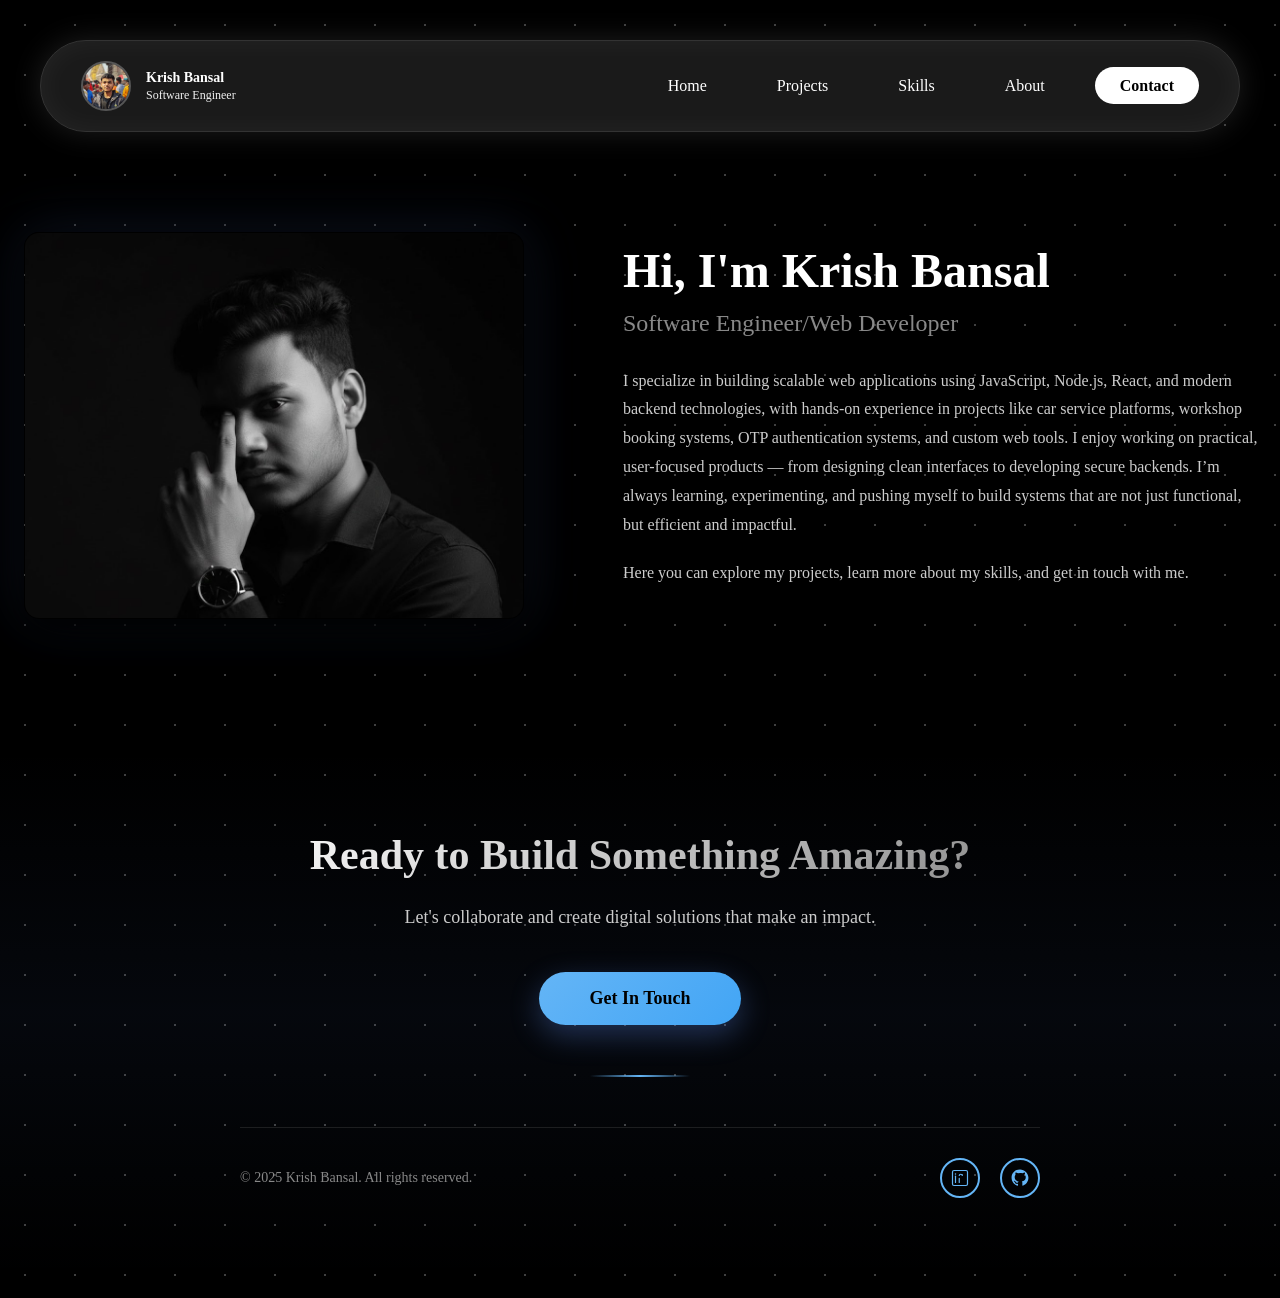
<file: Index.html>
<!DOCTYPE html>
<html lang="en">
<head>
    <meta charset="UTF-8">
    <meta name="viewport" content="width=device-width, initial-scale=1.0">
    <title>Krish Bansal|Full Stack Web Developer|Portfolio</title>
    <meta name="theme-color" content="#000000">
    <link rel="manifest" href="manifest.webmanifest">
    <link rel="stylesheet" href="style.css">
</head>
<body>
    <nav class="navbar">
        <div class="profile-section">
            <img src="assest/IMG_20250817_150931.jpg" alt="Profile Picture" class="profile-avatar">
            <div class="profile-info">
                <h3 class="profile-name">Krish Bansal</h3>
                <p class="profile-title">Software Engineer</p>
            </div>
        </div>
        <button class="nav-toggle" aria-controls="primary-navigation" aria-expanded="false" aria-label="Toggle navigation">
            <span class="hamburger" aria-hidden="true"></span>
        </button>
        <ul class="nav-menu" id="primary-navigation">
            <li><a href="#home" class="nav-link">Home</a></li>
            <li><a href="project.html" class="nav-link">Projects</a></li>
            <li><a href="skill.html" class="nav-link">Skills</a></li>
            <li><a href="about.html" class="nav-link">About</a></li>
            <li><a href="contact.html" class="nav-link contact-btn">Contact</a></li>
        </ul>
    </nav>
    <div class="pwa-install-banner" id="pwaInstallBanner" hidden>
        <div class="pwa-install-content">
            <span class="pwa-text">Install this portfolio app for quick access.</span>
            <div class="pwa-actions">
                <button id="pwaInstallBtn" class="pwa-btn-primary">Install</button>
                <button id="pwaDismissBtn" class="pwa-btn-secondary" aria-label="Dismiss install banner">&times;</button>
            </div>
        </div>
    </div>
    <section class="hero" id="home">
        <div class="hero-left">
            <img src="assest/homepicture.png" alt="Home Picture" class="hero-image">
        </div>
        <div class="hero-right">
            <h1 class="hero-title">Hi, I'm Krish Bansal</h1>
            <p class="hero-subtitle">Software Engineer/Web Developer</p>
            <p class="hero-text">
                I specialize in building scalable web applications using JavaScript, Node.js, React, and modern backend technologies, with hands-on experience in projects like car service platforms, workshop booking systems, OTP authentication systems, and custom web tools.
                I enjoy working on practical, user-focused products — from designing clean interfaces to developing secure backends. I’m always learning, experimenting, and pushing myself to build systems that are not just functional, but efficient and impactful.
            <p class="hero-text">
                Here you can explore my projects, learn more about my skills, and get in touch with me.
            </p>
        </div>
    </section>
    <section class="footer-section">
        <div class="footer-content">
            <h2 class="footer-title">Ready to Build Something Amazing?</h2>
            <p class="footer-text">Let's collaborate and create digital solutions that make an impact.</p>
            <a href="https://wa.me/918869065502" target="_blank" class="cta-button">Get In Touch</a>
        </div>
        <div class="footer-divider"></div>
        <div class="footer-bottom">
            <p class="footer-credit">&copy; 2025 Krish Bansal. All rights reserved.</p>
            <div class="social-links">
                <a class="social-icon" href="https://www.linkedin.com/in/krish-bansal-404711309/" target="_blank" rel="noopener noreferrer" aria-label="LinkedIn">
                    <svg width="18" height="18" viewBox="0 0 24 24" fill="none" aria-hidden="true" xmlns="http://www.w3.org/2000/svg">
                        <rect x="2" y="2" width="20" height="20" rx="2" stroke="currentColor" stroke-width="1.6" fill="none"></rect>
                        <path d="M6 9.5V18" stroke="currentColor" stroke-width="1.6" stroke-linecap="round"/>
                        <circle cx="6" cy="6.5" r="1" fill="currentColor" />
                        <path d="M11 12.5v5.5M11 8.5c0 0 0-1.5 2-1.5s2 1.5 2 1.5v-.9" stroke="currentColor" stroke-width="1.6" stroke-linecap="round" stroke-linejoin="round"/>
                    </svg>
                </a>
                <a class="social-icon" href="https://github.com/KrishBansalgit" target="_blank" rel="noopener noreferrer" aria-label="GitHub">
                    <svg width="18" height="18" viewBox="0 0 24 24" fill="currentColor" aria-hidden="true" xmlns="http://www.w3.org/2000/svg">
                        <path d="M12 .5C5.73.5.75 5.48.75 11.75c0 4.94 3.29 9.12 7.86 10.59.58.11.79-.25.79-.56 0-.28-.01-1.02-.02-2-3.2.69-3.88-1.54-3.88-1.54-.53-1.35-1.29-1.71-1.29-1.71-1.05-.72.08-.71.08-.71 1.16.08 1.77 1.2 1.77 1.2 1.03 1.76 2.7 1.25 3.36.96.1-.75.4-1.25.72-1.54-2.56-.29-5.26-1.28-5.26-5.69 0-1.26.45-2.29 1.19-3.1-.12-.29-.52-1.45.11-3.02 0 0 .97-.31 3.18 1.18a11.02 11.02 0 0 1 2.9-.39c.99 0 1.99.13 2.92.39 2.2-1.5 3.17-1.18 3.17-1.18.63 1.57.24 2.73.12 3.02.74.81 1.19 1.84 1.19 3.1 0 4.42-2.71 5.39-5.29 5.67.41.35.78 1.04.78 2.09 0 1.51-.01 2.73-.01 3.1 0 .31.21.68.8.56C19.96 20.87 23.25 16.69 23.25 11.75 23.25 5.48 18.27.5 12 .5z"/>
                    </svg>
                </a>
            </div>
        </div>
    </section>
    <script src="script.js"></script>
</body>
</html>
</file>
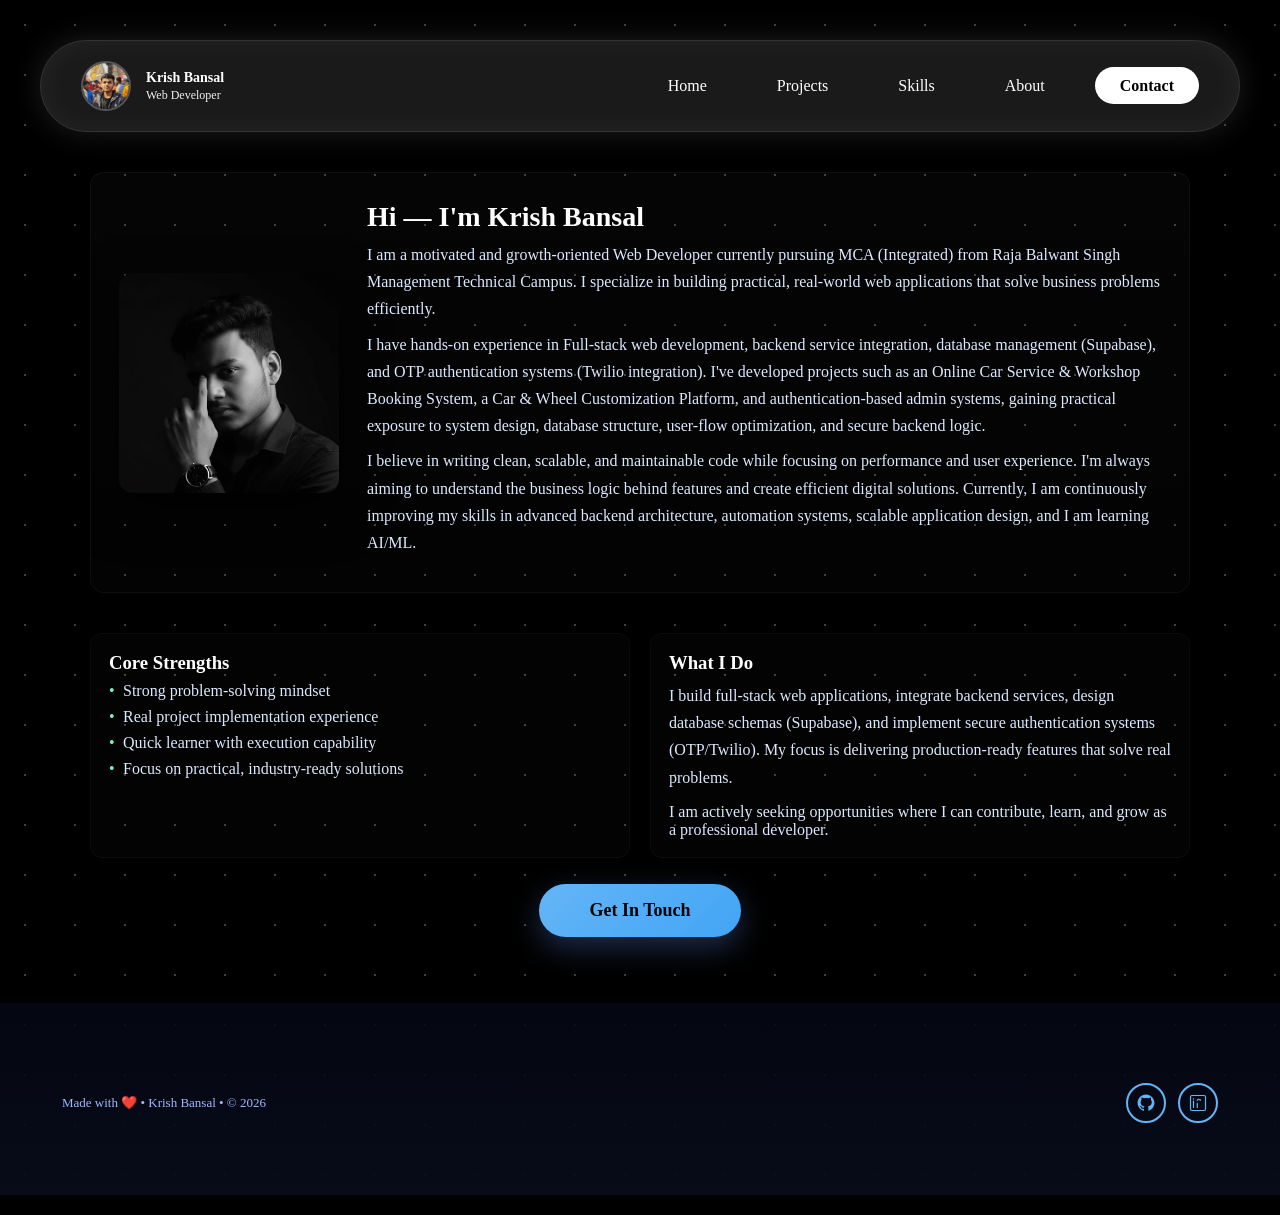
<file: about.html>
<!DOCTYPE html>
<html lang="en">
<head>
  <meta charset="utf-8">
  <meta name="viewport" content="width=device-width,initial-scale=1">
  <title>About — Krish Bansal</title>
  <meta name="theme-color" content="#000000">
  <link rel="manifest" href="manifest.webmanifest">
  <link rel="stylesheet" href="style.css">
  <link href="https://fonts.googleapis.com/css2?family=Patrick+Hand&display=swap" rel="stylesheet">
  <style>
    .about-hero { max-width:1100px; margin:40px auto; display:flex; gap:28px; align-items:center; padding:28px; border-radius:14px; background:linear-gradient(180deg, rgba(255,255,255,0.02), rgba(255,255,255,0.01)); border:1px solid rgba(255,255,255,0.04); }
    .about-photo { width:220px; height:220px; object-fit:cover; border-radius:14px; box-shadow:0 18px 48px rgba(0,0,0,0.6); flex-shrink:0; transition:transform .28s cubic-bezier(.2,.9,.3,1); }
    .about-intro h1 { font-size:28px; margin:0 0 8px 0; color:#fff; }
    .about-intro p { color:#dbe9ff; line-height:1.7; margin:8px 0; }
    .about-grid { display:grid; grid-template-columns: 1fr 1fr; gap:20px; max-width:1100px; margin:22px auto; }
    .card { padding:18px; border-radius:12px; background:linear-gradient(135deg, rgba(255,255,255,0.01), rgba(255,255,255,0.01)); border:1px solid rgba(255,255,255,0.03); transition:transform .28s cubic-bezier(.2,.9,.3,1), box-shadow .28s, border-color .28s; will-change:transform, box-shadow; }
    .card h3 { margin:0 0 8px 0; color:#fff; }
    .core-list { list-style:none; padding-left:0; color:#dbe9ff; }
    .core-list li { margin:8px 0; padding-left:14px; position:relative; }
    .core-list li:before { content:'•'; position:absolute; left:0; color:#7af0c4; }
    .about-photo:hover { transform:translateY(-4px) scale(1.02); }
    .card:hover { transform:translateY(-6px) scale(1.01); box-shadow:0 22px 60px rgba(50,110,255,0.12), 0 6px 18px rgba(0,0,0,0.6); border-color:rgba(120,170,255,0.12); }

    .about-bg-anim { animation: aboutDrift 36s linear infinite; }
    @keyframes aboutDrift {
      0% { background-position: 0 0, 25px 25px; }
      50% { background-position: 25px 25px, 0 0; }
      100% { background-position: 0 0, 25px 25px; }
    }

    @media (max-width:768px){ .about-hero{flex-direction:column;text-align:center}.about-photo{width:160px;height:160px}.about-grid{grid-template-columns:1fr} }
  </style>
</head>
<body class="about-bg-anim">
  <nav class="navbar">
    <div class="profile-section">
      <img src="assest/IMG_20250817_150931.jpg" alt="Krish Bansal" class="profile-avatar">
      <div class="profile-info"><h3 class="profile-name">Krish Bansal</h3><p class="profile-title">Web Developer</p></div>
    </div>
    <button class="nav-toggle" aria-controls="primary-navigation" aria-expanded="false" aria-label="Toggle navigation"><span class="hamburger" aria-hidden="true"></span></button>
    <ul class="nav-menu" id="primary-navigation">
      <li><a href="Index.html" class="nav-link">Home</a></li>
      <li><a href="project.html" class="nav-link">Projects</a></li>
      <li><a href="skill.html" class="nav-link">Skills</a></li>
      <li><a href="about.html" class="nav-link">About</a></li>
      <li><a href="contact.html" class="nav-link contact-btn">Contact</a></li>
    </ul>
  </nav>

  <main>
    <section class="about-hero">
      <img src="assest/homepicture.png" alt="Krish Bansal" class="about-photo">
      <div class="about-intro">
        <h1>Hi — I'm Krish Bansal</h1>
        <p>I am a motivated and growth-oriented Web Developer currently pursuing MCA (Integrated) from Raja Balwant Singh Management Technical Campus. I specialize in building practical, real-world web applications that solve business problems efficiently.</p>
        <p>I have hands-on experience in Full-stack web development, backend service integration, database management (Supabase), and OTP authentication systems (Twilio integration). I've developed projects such as an Online Car Service & Workshop Booking System, a Car & Wheel Customization Platform, and authentication-based admin systems, gaining practical exposure to system design, database structure, user-flow optimization, and secure backend logic.</p>
        <p>I believe in writing clean, scalable, and maintainable code while focusing on performance and user experience. I'm always aiming to understand the business logic behind features and create efficient digital solutions. Currently, I am continuously improving my skills in advanced backend architecture, automation systems, scalable application design, and I am learning AI/ML.</p>
      </div>
    </section>

    <section class="about-grid">
      <div class="card">
        <h3>Core Strengths</h3>
        <ul class="core-list">
          <li>Strong problem-solving mindset</li>
          <li>Real project implementation experience</li>
          <li>Quick learner with execution capability</li>
          <li>Focus on practical, industry-ready solutions</li>
        </ul>
      </div>

      <div class="card">
        <h3>What I Do</h3>
        <p style="color:#dbe9ff;line-height:1.7;">I build full-stack web applications, integrate backend services, design database schemas (Supabase), and implement secure authentication systems (OTP/Twilio). My focus is delivering production-ready features that solve real problems.</p>
        <p style="margin-top:12px;color:#dbe9ff;">I am actively seeking opportunities where I can contribute, learn, and grow as a professional developer.</p>
      </div>
    </section>

    <section style="max-width:1100px;margin:26px auto;text-align:center;">
      <a class="cta-button" href="https://wa.me/918869065502" target="_blank">Get In Touch</a>
    </section>
  </main>

  <footer class="site-footer" style="margin-top:40px;padding-bottom:36px;">
    <div class="footer-inner">
      <div>
        <p class="footer-note">Made with ❤️ • Krish Bansal • © 2026</p>
      </div>
      <div class="footer-socials">
        <a class="social-icon" href="https://github.com/KrishBansalgit" target="_blank" rel="noopener noreferrer" aria-label="GitHub">
          <svg width="18" height="18" viewBox="0 0 24 24" fill="currentColor" aria-hidden="true" xmlns="http://www.w3.org/2000/svg">
            <path d="M12 .5C5.73.5.75 5.48.75 11.75c0 4.94 3.29 9.12 7.86 10.59.58.11.79-.25.79-.56 0-.28-.01-1.02-.02-2-3.2.69-3.88-1.54-3.88-1.54-.53-1.35-1.29-1.71-1.29-1.71-1.05-.72.08-.71.08-.71 1.16.08 1.77 1.2 1.77 1.2 1.03 1.76 2.7 1.25 3.36.96.1-.75.4-1.25.72-1.54-2.56-.29-5.26-1.28-5.26-5.69 0-1.26.45-2.29 1.19-3.1-.12-.29-.52-1.45.11-3.02 0 0 .97-.31 3.18 1.18a11.02 11.02 0 0 1 2.9-.39c.99 0 1.99.13 2.92.39 2.2-1.5 3.17-1.18 3.17-1.18.63 1.57.24 2.73.12 3.02.74.81 1.19 1.84 1.19 3.1 0 4.42-2.71 5.39-5.29 5.67.41.35.78 1.04.78 2.09 0 1.51-.01 2.73-.01 3.1 0 .31.21.68.8.56C19.96 20.87 23.25 16.69 23.25 11.75 23.25 5.48 18.27.5 12 .5z"/>
          </svg>
        </a>
        <a class="social-icon" href="https://www.linkedin.com/in/krish-bansal-404711309/" target="_blank" rel="noopener noreferrer" aria-label="LinkedIn">
          <svg width="18" height="18" viewBox="0 0 24 24" fill="none" aria-hidden="true" xmlns="http://www.w3.org/2000/svg">
            <rect x="2" y="2" width="20" height="20" rx="2" stroke="currentColor" stroke-width="1.6" fill="none"></rect>
            <path d="M6 9.5V18" stroke="currentColor" stroke-width="1.6" stroke-linecap="round"/>
            <circle cx="6" cy="6.5" r="1" fill="currentColor" />
            <path d="M11 12.5v5.5M11 8.5c0 0 0-1.5 2-1.5s2 1.5 2 1.5v-.9" stroke="currentColor" stroke-width="1.6" stroke-linecap="round" stroke-linejoin="round"/>
          </svg>
        </a>
      </div>
    </div>
  </footer>

  <script src="script.js"></script>
</body>
</html>
</file>
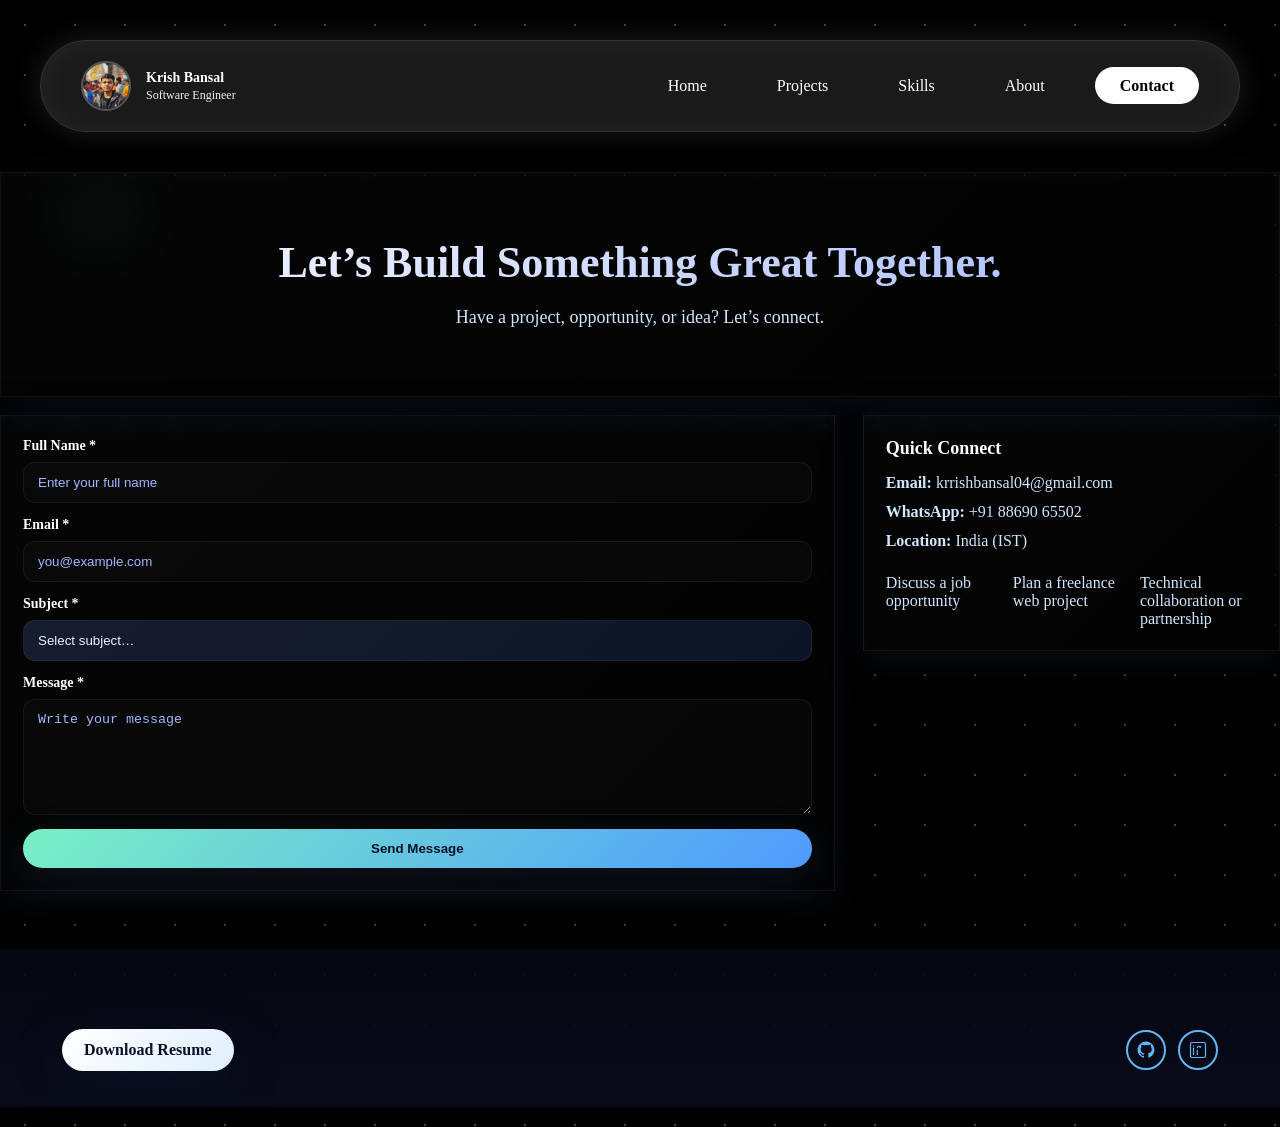
<file: contact.html>
<!DOCTYPE html>
<html lang="en">
<head>
    <meta charset="UTF-8">
    <meta name="viewport" content="width=device-width, initial-scale=1.0">
    <title>contact us</title>
    <meta name="theme-color" content="#000000">
    <link rel="manifest" href="manifest.webmanifest">
    <link rel="stylesheet" href="style.css">
</head>
<body>
    <nav class="navbar">
        <div class="profile-section">
            <img src="assest/IMG_20250817_150931.jpg" alt="Profile Picture" class="profile-avatar">
            <div class="profile-info">
                <h3 class="profile-name">Krish Bansal</h3>
                <p class="profile-title">Software Engineer</p>
            </div>
        </div>
        <button class="nav-toggle" aria-controls="primary-navigation" aria-expanded="false" aria-label="Toggle navigation">
            <span class="hamburger" aria-hidden="true"></span>
        </button>
        <ul class="nav-menu" id="primary-navigation">
            <li><a href="Index.html" class="nav-link">Home</a></li>
            <li><a href="project.html" class="nav-link">Projects</a></li>
            <li><a href="skill.html" class="nav-link">Skills</a></li>
            <li><a href="about.html" class="nav-link">About</a></li>
            <li><a href="#contact" class="nav-link contact-btn">Contact</a></li>
        </ul>
    </nav>
    
    <main>
      <section class="contact-hero" id="contact">
        <div class="contact-hero-bg" aria-hidden="true"></div>
        <h1 class="contact-title">Let’s Build Something Great Together.</h1>
        <p class="contact-subtitle">Have a project, opportunity, or idea? Let’s connect.</p>
      </section>
      <section class="contact-section">
        <div class="contact-grid">
          <!-- Left: main contact form -->
          <div class="contact-card">
            <form action="https://formspree.io/f/xjgeznrw" method="post" class="contact-form" id="contactForm" novalidate>
              <div class="form-field">
                <label for="fullName">Full Name *</label>
                <input type="text" id="fullName" name="fullName" required placeholder="Enter your full name">
              </div>
              <div class="form-field">
                <label for="email">Email *</label>
                <input type="email" id="email" name="email" required placeholder="you@example.com">
              </div>
              <div class="form-field">
                <label for="subject">Subject *</label>
                <select id="subject" name="subject" required>
                  <option value="">Select subject…</option>
                  <option value="job">Job Opportunity</option>
                  <option value="freelance">Freelance Project</option>
                  <option value="collab">Collaboration</option>
                  <option value="consult">Consultation / Mentorship</option>
                  <option value="other">Other</option>
                </select>
              </div>
              <div class="form-field">
                <label for="message">Message *</label>
                <textarea id="message" name="message" rows="6" required placeholder="Write your message"></textarea>
              </div>
              <!-- Hidden field used to control email subject in Formspree -->
              <input type="hidden" id="emailSubject" name="_subject" value="New message from portfolio site">
              <button type="submit" class="contact-submit">Send Message</button>
            </form>
          </div>

          <!-- Right: quick contact info / highlights -->
          <aside class="contact-info">
            <h2 class="contact-info-title">Quick Connect</h2>
            <ul class="contact-info-list">
              <li><strong>Email:</strong> krrishbansal04@gmail.com</li>
              <li><strong>WhatsApp:</strong> +91 88690 65502</li>
              <li><strong>Location:</strong> India (IST)</li>
            </ul>

            <div class="contact-quick">
              <ul class="contact-quick-list">
                <li>Discuss a job opportunity</li>
                <li>Plan a freelance web project</li>
                <li>Technical collaboration or partnership</li>
              </ul>
            </div>
          </aside>
        </div>
      </section>
    </main>
    <footer class="site-footer">
      <div class="footer-inner">
        <div class="footer-cta-wrap">
          <a class="resume-button" href="https://drive.google.com/uc?export=download&id=1hVIDTPlgxNHlsNpssG9507OqgZyZgRPg" target="_blank" rel="noopener noreferrer">Download Resume</a>
        </div>
        <div class="footer-meta">
          <div class="footer-socials">
            <a class="social-icon" href="https://github.com/KrishBansalgit" target="_blank" rel="noopener noreferrer" aria-label="GitHub">
              <svg width="18" height="18" viewBox="0 0 24 24" fill="currentColor" aria-hidden="true" xmlns="http://www.w3.org/2000/svg">
                <path d="M12 .5C5.73.5.75 5.48.75 11.75c0 4.94 3.29 9.12 7.86 10.59.58.11.79-.25.79-.56 0-.28-.01-1.02-.02-2-3.2.69-3.88-1.54-3.88-1.54-.53-1.35-1.29-1.71-1.29-1.71-1.05-.72.08-.71.08-.71 1.16.08 1.77 1.2 1.77 1.2 1.03 1.76 2.7 1.25 3.36.96.1-.75.4-1.25.72-1.54-2.56-.29-5.26-1.28-5.26-5.69 0-1.26.45-2.29 1.19-3.1-.12-.29-.52-1.45.11-3.02 0 0 .97-.31 3.18 1.18a11.02 11.02 0 0 1 2.9-.39c.99 0 1.99.13 2.92.39 2.2-1.5 3.17-1.18 3.17-1.18.63 1.57.24 2.73.12 3.02.74.81 1.19 1.84 1.19 3.1 0 4.42-2.71 5.39-5.29 5.67.41.35.78 1.04.78 2.09 0 1.51-.01 2.73-.01 3.1 0 .31.21.68.8.56C19.96 20.87 23.25 16.69 23.25 11.75 23.25 5.48 18.27.5 12 .5z"/>
              </svg>
            </a>
            <a class="social-icon" href="https://www.linkedin.com/in/krish-bansal-404711309/" target="_blank" rel="noopener noreferrer" aria-label="LinkedIn">
              <svg width="18" height="18" viewBox="0 0 24 24" fill="none" aria-hidden="true" xmlns="http://www.w3.org/2000/svg">
                <rect x="2" y="2" width="20" height="20" rx="2" stroke="currentColor" stroke-width="1.6" fill="none"></rect>
                <path d="M6 9.5V18" stroke="currentColor" stroke-width="1.6" stroke-linecap="round"/>
                <circle cx="6" cy="6.5" r="1" fill="currentColor" />
                <path d="M11 12.5v5.5M11 8.5c0 0 0-1.5 2-1.5s2 1.5 2 1.5v-.9" stroke="currentColor" stroke-width="1.6" stroke-linecap="round" stroke-linejoin="round"/>
              </svg>
            </a>
          </div>
        </div>
      </div>
    </footer>
    <script src="script.js"></script>
</body>
</html>
</file>
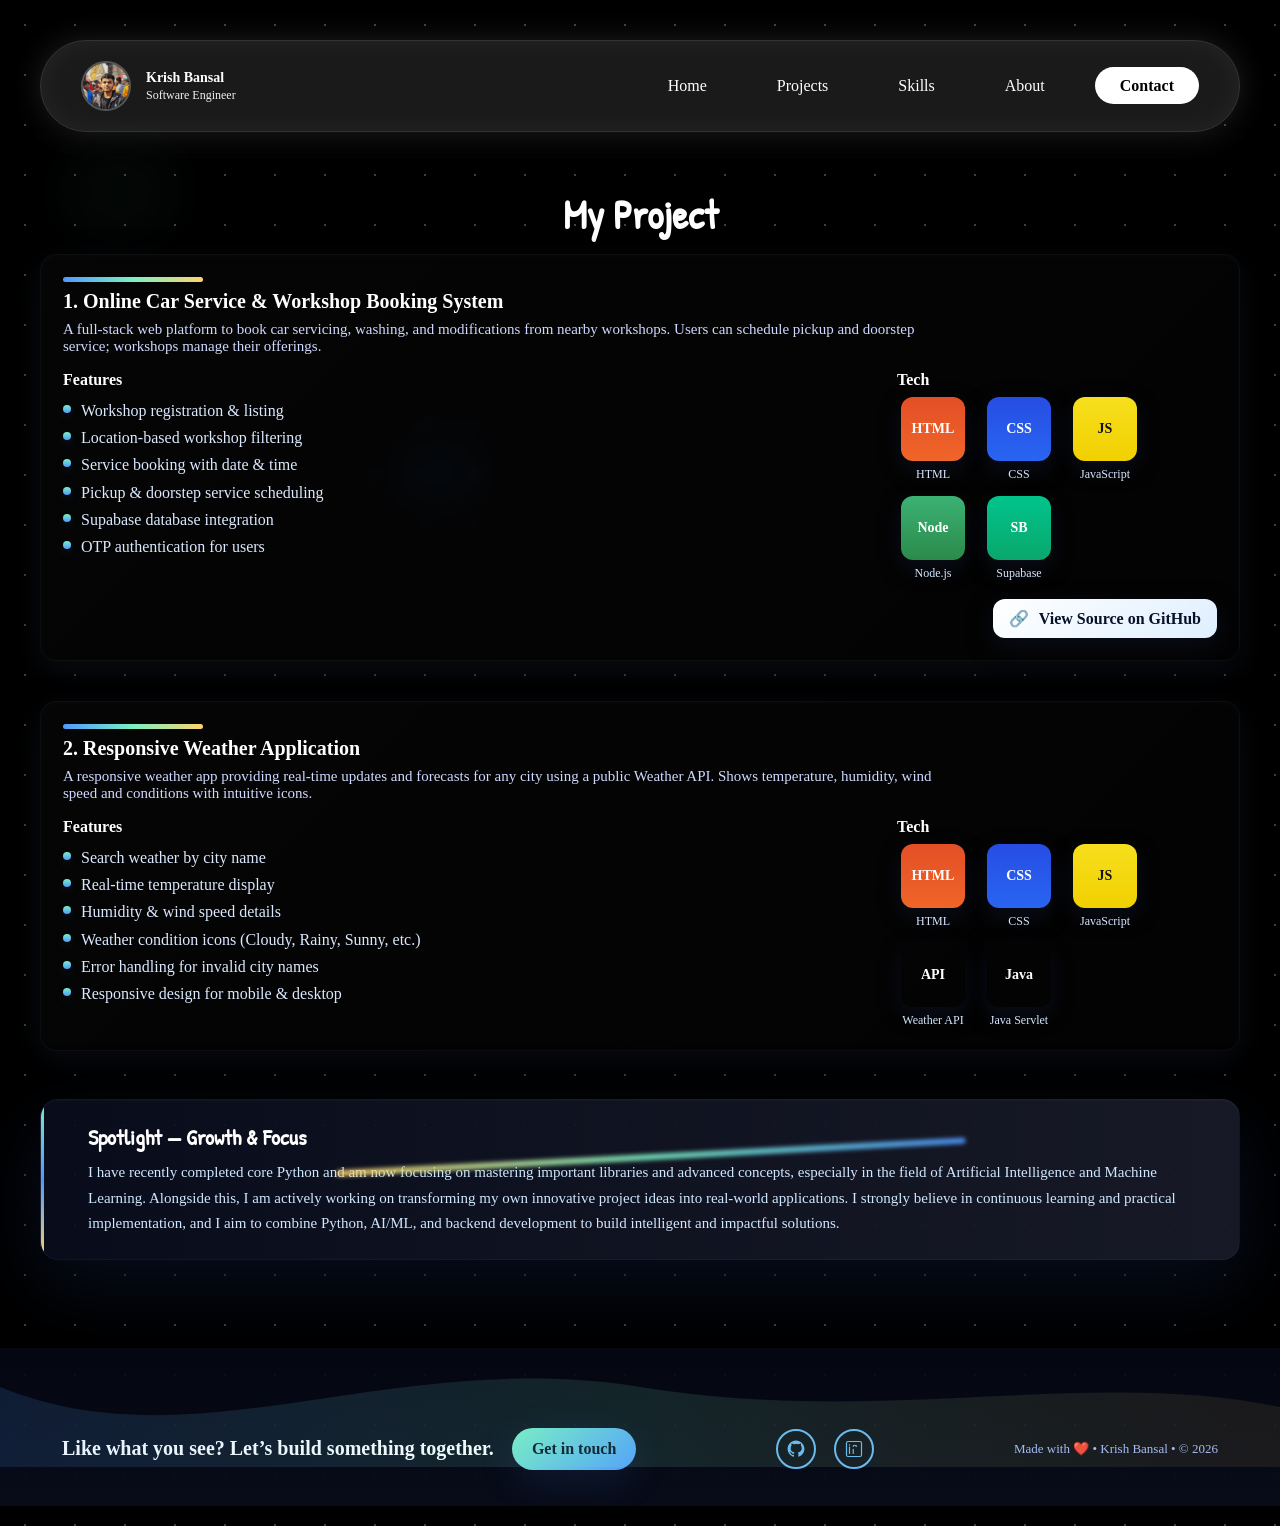
<file: project.html>
<!DOCTYPE html>
<html lang="en">
<head>
    <meta charset="UTF-8">
    <meta name="viewport" content="width=device-width, initial-scale=1.0">
    <title>project's</title>
    <meta name="theme-color" content="#000000">
    <link rel="manifest" href="manifest.webmanifest">
    <link rel="stylesheet" href="style.css">
    <link href="https://fonts.googleapis.com/css2?family=Patrick+Hand&display=swap" rel="stylesheet">
</head>
<body>
    <nav class="navbar">
        <div class="profile-section">
            <img src="assest/IMG_20250817_150931.jpg" alt="Profile Picture" class="profile-avatar">
            <div class="profile-info">
                <h3 class="profile-name">Krish Bansal</h3>
                <p class="profile-title">Software Engineer</p>
            </div>
        </div>
        <button class="nav-toggle" aria-controls="primary-navigation" aria-expanded="false" aria-label="Toggle navigation">
            <span class="hamburger" aria-hidden="true"></span>
        </button>
        <ul class="nav-menu" id="primary-navigation">
            <li><a href="Index.html" class="nav-link">Home</a></li>
            <li><a href="#projects" class="nav-link">Projects</a></li>
            <li><a href="skill.html" class="nav-link">Skills</a></li>
            <li><a href="about.html" class="nav-link">About</a></li>
            <li><a href="contact.html" class="nav-link contact-btn">Contact</a></li>
        </ul>
    </nav>

    <section class="headline-section">
        <div class="organic-bg" aria-hidden="true"></div>
        <h1 class="projects-headline">My Project</h1>
        <div class="project-card">
            <div class="card-header">
                <div class="headline-underline" aria-hidden="true"></div>
                <h2 class="project-title">1. Online Car Service & Workshop Booking System</h2>
                <p class="project-sub">A full-stack web platform to book car servicing, washing, and modifications from nearby workshops. Users can schedule pickup and doorstep service; workshops manage their offerings.</p>
            </div>

            <div class="card-body">
                <div class="features">
                    <p class="features-heading">Features</p>
                    <ul class="project-features">
                        <li>Workshop registration & listing</li>
                        <li>Location-based workshop filtering</li>
                        <li>Service booking with date & time</li>
                        <li>Pickup & doorstep service scheduling</li>
                        <li>Supabase database integration</li>
                        <li>OTP authentication for users</li>
                    </ul>
                </div>
                <div class="tech">
                    <p class="tech-heading">Tech</p>
                    <div class="tech-logos" aria-hidden="false">
                        <div class="tech-item">
                            <div class="tech-icon html">HTML</div>
                            <div class="tech-label">HTML</div>
                        </div>
                        <div class="tech-item">
                            <div class="tech-icon css">CSS</div>
                            <div class="tech-label">CSS</div>
                        </div>
                        <div class="tech-item">
                            <div class="tech-icon js">JS</div>
                            <div class="tech-label">JavaScript</div>
                        </div>
                        <div class="tech-item">
                            <div class="tech-icon node">Node</div>
                            <div class="tech-label">Node.js</div>
                        </div>
                        <div class="tech-item">
                            <div class="tech-icon supabase">SB</div>
                            <div class="tech-label">Supabase</div>
                        </div>
                    </div>

                    <div class="card-footer">
                        <a class="repo-button" href="https://github.com/KrishBansalgit/Smart-car-custumaztion.git" target="_blank" rel="noopener noreferrer">View Source on GitHub</a>
                    </div>
                    </div>
                </div>
            </div>
        </div>
        
        <!-- Second project: Weather App -->
        <div class="project-card">
            <div class="card-header">
                <div class="headline-underline" aria-hidden="true"></div>
                <h2 class="project-title">2. Responsive Weather Application</h2>
                <p class="project-sub">A responsive weather app providing real-time updates and forecasts for any city using a public Weather API. Shows temperature, humidity, wind speed and conditions with intuitive icons.</p>
            </div>

            <div class="card-body">
                <div class="features">
                    <p class="features-heading">Features</p>
                    <ul class="project-features">
                        <li>Search weather by city name</li>
                        <li>Real-time temperature display</li>
                        <li>Humidity & wind speed details</li>
                        <li>Weather condition icons (Cloudy, Rainy, Sunny, etc.)</li>
                        <li>Error handling for invalid city names</li>
                        <li>Responsive design for mobile & desktop</li>
                    </ul>
                </div>
                <div class="tech">
                    <p class="tech-heading">Tech</p>
                    <div class="tech-logos">
                        <div class="tech-item">
                            <div class="tech-icon html">HTML</div>
                            <div class="tech-label">HTML</div>
                        </div>
                        <div class="tech-item">
                            <div class="tech-icon css">CSS</div>
                            <div class="tech-label">CSS</div>
                        </div>
                        <div class="tech-item">
                            <div class="tech-icon js">JS</div>
                            <div class="tech-label">JavaScript</div>
                        </div>
                        <div class="tech-item">
                            <div class="tech-icon api">API</div>
                            <div class="tech-label">Weather API</div>
                        </div>
                        <div class="tech-item">
                            <div class="tech-icon java">Java</div>
                            <div class="tech-label">Java Servlet</div>
                        </div>
                    </div>
                </div>
            </div>
        </div>
        
        <!-- Spotlight card: Personal focus -->
        <div class="spotlight-card" role="region" aria-label="Personal focus and goals">
            <div class="spotlight-accent" aria-hidden="true"></div>
            <div class="spotlight-content">
                <h2 class="spotlight-title">Spotlight — Growth &amp; Focus</h2>
                <p class="spotlight-text">I have recently completed core Python and am now focusing on mastering important libraries and advanced concepts, especially in the field of Artificial Intelligence and Machine Learning. Alongside this, I am actively working on transforming my own innovative project ideas into real-world applications. I strongly believe in continuous learning and practical implementation, and I aim to combine Python, AI/ML, and backend development to build intelligent and impactful solutions.</p>
            </div>
        </div>
    </section>
    
    <footer class="site-footer">
        <div class="footer-wave" aria-hidden="true">
            <svg viewBox="0 0 1440 120" preserveAspectRatio="none" xmlns="http://www.w3.org/2000/svg">
                <path d="M0,40 C220,120 440,0 720,40 C1000,80 1220,20 1440,60 L1440,120 L0,120 Z" fill="url(#footerGradient)"></path>
                <defs>
                    <linearGradient id="footerGradient" x1="0" x2="1">
                        <stop offset="0%" stop-color="#4f9aff" stop-opacity="0.14" />
                        <stop offset="50%" stop-color="#7af0c4" stop-opacity="0.12" />
                        <stop offset="100%" stop-color="#ffd36b" stop-opacity="0.08" />
                    </linearGradient>
                </defs>
            </svg>
        </div>

        <div class="footer-inner">
            <div class="footer-cta-wrap">
                <p class="footer-cta">Like what you see? Let’s build something together.</p>
                <a class="footer-cta-btn" href="https://wa.me/918869065502">Get in touch</a>
            </div>

            <div class="footer-meta"
                <div class="footer-socials">
                    <a class="social-icon" href="https://github.com/KrishBansalgit" target="_blank" rel="noopener noreferrer" aria-label="GitHub">
                        <svg width="18" height="18" viewBox="0 0 24 24" fill="currentColor" aria-hidden="true" xmlns="http://www.w3.org/2000/svg">
                            <path d="M12 .5C5.73.5.75 5.48.75 11.75c0 4.94 3.29 9.12 7.86 10.59.58.11.79-.25.79-.56 0-.28-.01-1.02-.02-2-3.2.69-3.88-1.54-3.88-1.54-.53-1.35-1.29-1.71-1.29-1.71-1.05-.72.08-.71.08-.71 1.16.08 1.77 1.2 1.77 1.2 1.03 1.76 2.7 1.25 3.36.96.1-.75.4-1.25.72-1.54-2.56-.29-5.26-1.28-5.26-5.69 0-1.26.45-2.29 1.19-3.1-.12-.29-.52-1.45.11-3.02 0 0 .97-.31 3.18 1.18a11.02 11.02 0 0 1 2.9-.39c.99 0 1.99.13 2.92.39 2.2-1.5 3.17-1.18 3.17-1.18.63 1.57.24 2.73.12 3.02.74.81 1.19 1.84 1.19 3.1 0 4.42-2.71 5.39-5.29 5.67.41.35.78 1.04.78 2.09 0 1.51-.01 2.73-.01 3.1 0 .31.21.68.8.56C19.96 20.87 23.25 16.69 23.25 11.75 23.25 5.48 18.27.5 12 .5z"/>
                        </svg>
                    </a>
                    <a class="social-icon" href="https://www.linkedin.com/in/krish-bansal-404711309/" target="_blank" rel="noopener noreferrer" aria-label="LinkedIn">
                        <svg width="18" height="18" viewBox="0 0 24 24" fill="none" aria-hidden="true" xmlns="http://www.w3.org/2000/svg">
                            <rect x="2" y="2" width="20" height="20" rx="2" stroke="currentColor" stroke-width="1.6" fill="none"></rect>
                            <path d="M6 9.5V18" stroke="currentColor" stroke-width="1.6" stroke-linecap="round"/>
                            <circle cx="6" cy="6.5" r="1" fill="currentColor" />
                            <path d="M11 12.5v5.5M11 8.5c0 0 0-1.5 2-1.5s2 1.5 2 1.5v-.9" stroke="currentColor" stroke-width="1.6" stroke-linecap="round" stroke-linejoin="round"/>
                        </svg>
                    </a>
                </div>
                    <p class="footer-note">Made with ❤️ • Krish Bansal • © 2026</p>
                </div>
        </div>
    </footer>
    <script src="script.js"></script>
</body>
</html>
</file>
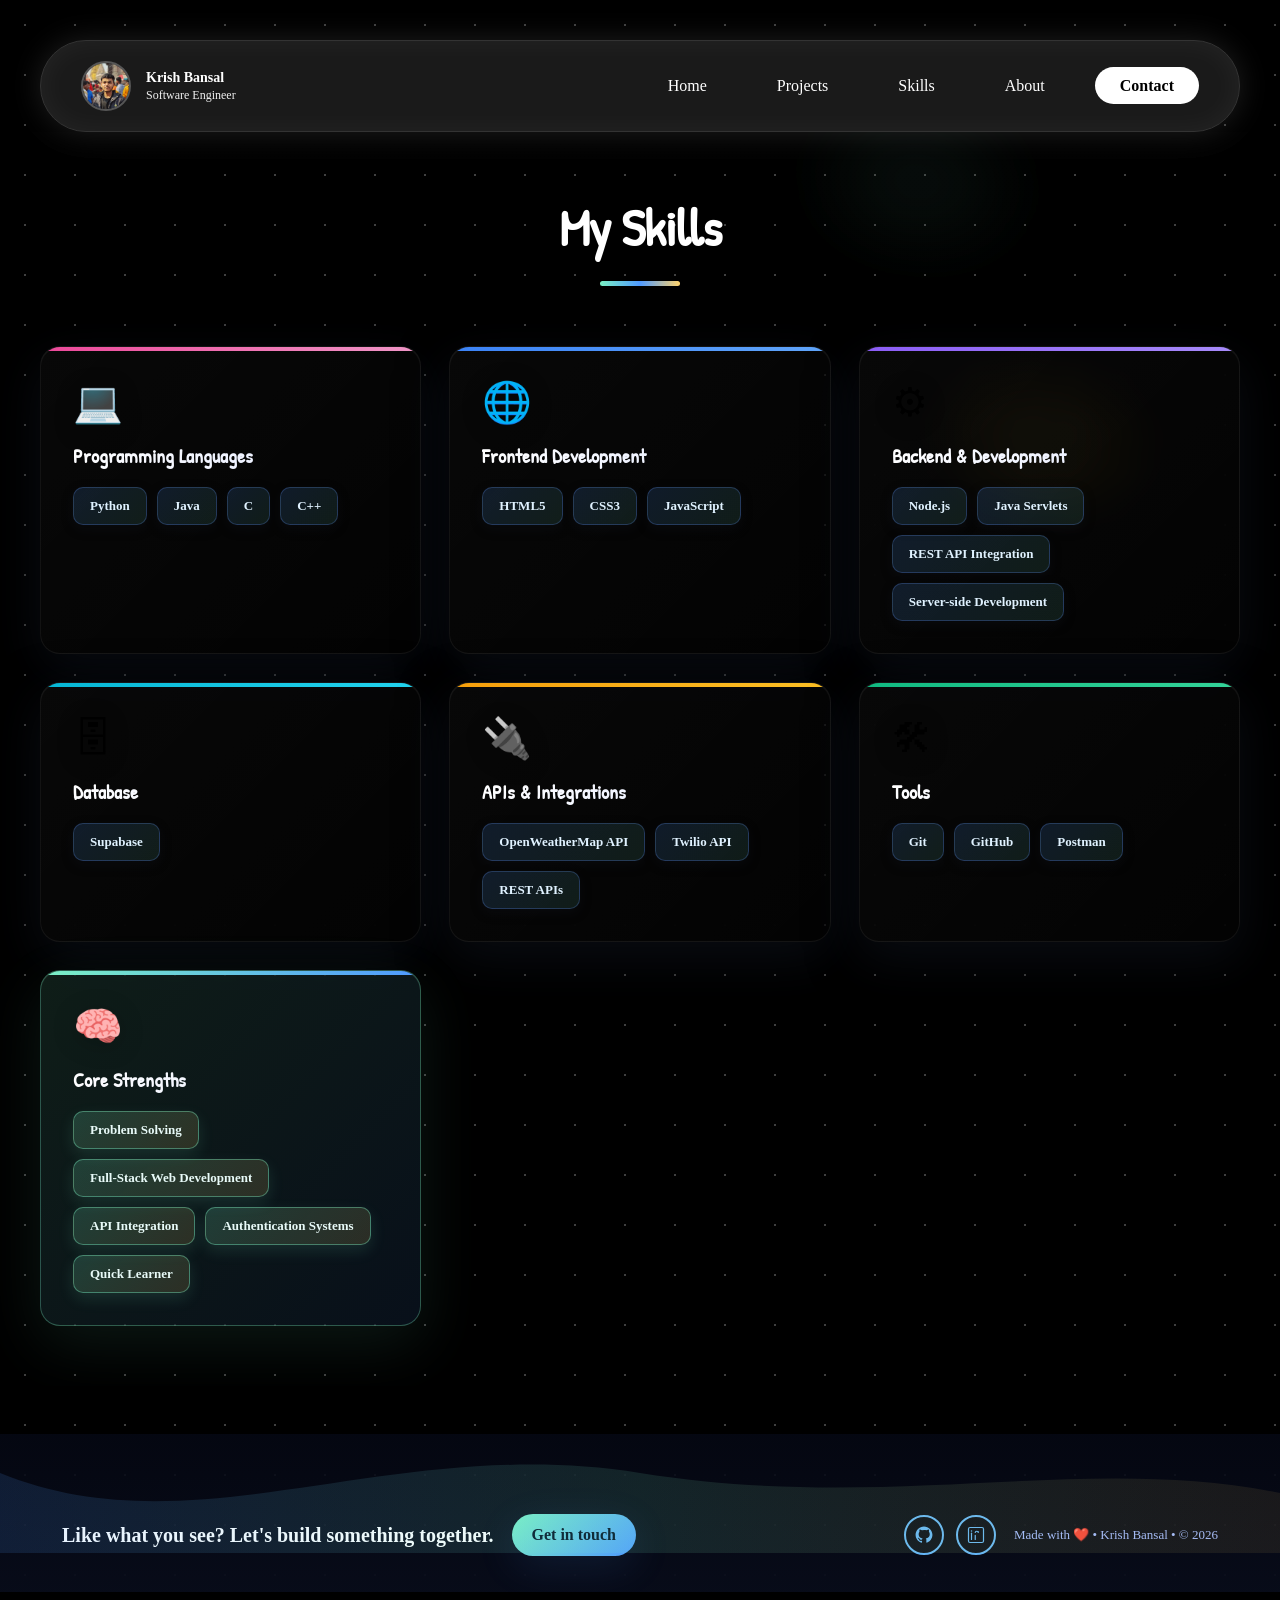
<file: skill.html>
<!DOCTYPE html>
<html lang="en">
<head>
    <meta charset="UTF-8">
    <meta name="viewport" content="width=device-width, initial-scale=1.0">
    <title>Portfollio/skill</title>
    <meta name="theme-color" content="#000000">
    <link rel="manifest" href="manifest.webmanifest">
    <link rel="stylesheet" href="style.css">
    <link rel="stylesheet" href="skill.css">
    <link href="https://fonts.googleapis.com/css2?family=Patrick+Hand&display=swap" rel="stylesheet">
</head>
<body>
    <nav class="navbar">
        <div class="profile-section">
            <img src="assest/IMG_20250817_150931.jpg" alt="Profile Picture" class="profile-avatar">
            <div class="profile-info">
                <h3 class="profile-name">Krish Bansal</h3>
                <p class="profile-title">Software Engineer</p>
            </div>
        </div>
        <button class="nav-toggle" aria-controls="primary-navigation" aria-expanded="false" aria-label="Toggle navigation">
            <span class="hamburger" aria-hidden="true"></span>
        </button>
        <ul class="nav-menu" id="primary-navigation">
            <li><a href="Index.html" class="nav-link">Home</a></li>
            <li><a href="project.html" class="nav-link">Projects</a></li>
            <li><a href="#" class="nav-link">Skills</a></li>
            <li><a href="about.html" class="nav-link">About</a></li>
            <li><a href="contact.html" class="nav-link contact-btn">Contact</a></li>
        </ul>
    </nav>

    <section class="skills-section">
        <div class="organic-bg-skills" aria-hidden="true"></div>
        
        <div class="skills-container">
            <h1 class="skills-headline">My Skills</h1>
            
            <!-- Programming Languages -->
            <div class="skill-card">
                <div class="skill-icon">💻</div>
                <h2 class="skill-category">Programming Languages</h2>
                <div class="skill-items">
                    <span class="skill-badge">Python</span>
                    <span class="skill-badge">Java</span>
                    <span class="skill-badge">C</span>
                    <span class="skill-badge">C++</span>
                </div>
            </div>

            <!-- Frontend Development -->
            <div class="skill-card">
                <div class="skill-icon">🌐</div>
                <h2 class="skill-category">Frontend Development</h2>
                <div class="skill-items">
                    <span class="skill-badge">HTML5</span>
                    <span class="skill-badge">CSS3</span>
                    <span class="skill-badge">JavaScript</span>
                </div>
            </div>

            <!-- Backend & Development -->
            <div class="skill-card">
                <div class="skill-icon">⚙</div>
                <h2 class="skill-category">Backend & Development</h2>
                <div class="skill-items">
                    <span class="skill-badge">Node.js</span>
                    <span class="skill-badge">Java Servlets</span>
                    <span class="skill-badge">REST API Integration</span>
                    <span class="skill-badge">Server-side Development</span>
                </div>
            </div>

            <!-- Database -->
            <div class="skill-card">
                <div class="skill-icon">🗄</div>
                <h2 class="skill-category">Database</h2>
                <div class="skill-items">
                    <span class="skill-badge">Supabase</span>
                </div>
            </div>

            <!-- APIs & Integrations -->
            <div class="skill-card">
                <div class="skill-icon">🔌</div>
                <h2 class="skill-category">APIs & Integrations</h2>
                <div class="skill-items">
                    <span class="skill-badge">OpenWeatherMap API</span>
                    <span class="skill-badge">Twilio API</span>
                    <span class="skill-badge">REST APIs</span>
                </div>
            </div>

            <!-- Tools -->
            <div class="skill-card">
                <div class="skill-icon">🛠</div>
                <h2 class="skill-category">Tools</h2>
                <div class="skill-items">
                    <span class="skill-badge">Git</span>
                    <span class="skill-badge">GitHub</span>
                    <span class="skill-badge">Postman</span>
                </div>
            </div>

            <!-- Core Strengths -->
            <div class="skill-card highlight">
                <div class="skill-icon">🧠</div>
                <h2 class="skill-category">Core Strengths</h2>
                <div class="skill-items">
                    <span class="skill-badge strength">Problem Solving</span>
                    <span class="skill-badge strength">Full-Stack Web Development</span>
                    <span class="skill-badge strength">API Integration</span>
                    <span class="skill-badge strength">Authentication Systems</span>
                    <span class="skill-badge strength">Quick Learner</span>
                </div>
            </div>
        </div>
    </section>

    <footer class="site-footer">
        <div class="footer-wave" aria-hidden="true">
            <svg viewBox="0 0 1440 120" preserveAspectRatio="none" xmlns="http://www.w3.org/2000/svg">
                <path d="M0,40 C220,120 440,0 720,40 C1000,80 1220,20 1440,60 L1440,120 L0,120 Z" fill="url(#footerGradient)"></path>
                <defs>
                    <linearGradient id="footerGradient" x1="0" x2="1">
                        <stop offset="0%" stop-color="#4f9aff" stop-opacity="0.14" />
                        <stop offset="50%" stop-color="#7af0c4" stop-opacity="0.12" />
                        <stop offset="100%" stop-color="#ffd36b" stop-opacity="0.08" />
                    </linearGradient>
                </defs>
            </svg>
        </div>

        <div class="footer-inner">
            <div class="footer-cta-wrap">
                <p class="footer-cta">Like what you see? Let's build something together.</p>
                <a class="footer-cta-btn" href="https://wa.me/918869065502">Get in touch</a>
            </div>

            <div class="footer-meta">
                <div class="footer-socials">
                    <a class="social-icon" href="https://github.com/KrishBansalgit" target="_blank" rel="noopener noreferrer" aria-label="GitHub">
                        <svg width="18" height="18" viewBox="0 0 24 24" fill="currentColor" aria-hidden="true" xmlns="http://www.w3.org/2000/svg">
                            <path d="M12 .5C5.73.5.75 5.48.75 11.75c0 4.94 3.29 9.12 7.86 10.59.58.11.79-.25.79-.56 0-.28-.01-1.02-.02-2-3.2.69-3.88-1.54-3.88-1.54-.53-1.35-1.29-1.71-1.29-1.71-1.05-.72.08-.71.08-.71 1.16.08 1.77 1.2 1.77 1.2 1.03 1.76 2.7 1.25 3.36.96.1-.75.4-1.25.72-1.54-2.56-.29-5.26-1.28-5.26-5.69 0-1.26.45-2.29 1.19-3.1-.12-.29-.52-1.45.11-3.02 0 0 .97-.31 3.18 1.18a11.02 11.02 0 0 1 2.9-.39c.99 0 1.99.13 2.92.39 2.2-1.5 3.17-1.18 3.17-1.18.63 1.57.24 2.73.12 3.02.74.81 1.19 1.84 1.19 3.1 0 4.42-2.71 5.39-5.29 5.67.41.35.78 1.04.78 2.09 0 1.51-.01 2.73-.01 3.1 0 .31.21.68.8.56C19.96 20.87 23.25 16.69 23.25 11.75 23.25 5.48 18.27.5 12 .5z"/>
                        </svg>
                    </a>
                    <a class="social-icon" href="https://www.linkedin.com/in/krish-bansal-404711309/" target="_blank" rel="noopener noreferrer" aria-label="LinkedIn">
                        <svg width="18" height="18" viewBox="0 0 24 24" fill="none" aria-hidden="true" xmlns="http://www.w3.org/2000/svg">
                            <rect x="2" y="2" width="20" height="20" rx="2" stroke="currentColor" stroke-width="1.6" fill="none"></rect>
                            <path d="M6 9.5V18" stroke="currentColor" stroke-width="1.6" stroke-linecap="round"/>
                            <circle cx="6" cy="6.5" r="1" fill="currentColor" />
                            <path d="M11 12.5v5.5M11 8.5c0 0 0-1.5 2-1.5s2 1.5 2 1.5v-.9" stroke="currentColor" stroke-width="1.6" stroke-linecap="round" stroke-linejoin="round"/>
                        </svg>
                    </a>
                </div>
                <p class="footer-note">Made with ❤️ • Krish Bansal • © 2026</p>
            </div>
        </div>
    </footer>
    <script src="script.js"></script>
</body>
</html>
</file>
<file: style.css>
* {
    margin: 0;
    padding: 0;
    box-sizing: border-box;
}

html, body {
    max-width: 100%;
    overflow-x: hidden;
}


/* Mobile-first small navigation + hamburger (overrides for small screens) */
.nav-toggle {
    display: none;
    background: transparent;
    border: 0;
    color: inherit;
    cursor: pointer;
    width: 44px;
    height: 44px;
    align-items: center;
    justify-content: center;
}
.nav-toggle .hamburger {
    width: 22px;
    height: 2px;
    background: #ffffff;
    display: block;
    position: relative;
    border-radius: 2px;
}
.nav-toggle .hamburger::before,
.nav-toggle .hamburger::after {
    content: '';
    position: absolute;
    left: 0;
    width: 22px;
    height: 2px;
    background: #ffffff;
    border-radius: 2px;
    transition: transform 0.22s ease, opacity 0.22s ease, top 0.22s ease;
}
.nav-toggle .hamburger::before { top: -6px; }
.nav-toggle .hamburger::after  { top: 6px; }

/* Small screens: hide menu by default and show toggle */
@media (max-width: 768px) {
    .nav-toggle { display: flex; }
    .nav-menu { display: none; flex-direction: column; gap: 12px; width: 100%; }
    .nav-menu .nav-link { padding: 10px 12px; }
    body.nav-open .nav-menu { display: flex; }

    /* hamburger active state */
    body.nav-open .nav-toggle .hamburger { transform: rotate(45deg); }
    body.nav-open .nav-toggle .hamburger::before { top: 0; transform: rotate(90deg); }
    body.nav-open .nav-toggle .hamburger::after  { opacity: 0; transform: translateX(-8px); }
}

/* Animations */
@keyframes slideDownFade {
    from {
        opacity: 0;
        transform: translateY(-20px);
    }
    to {
        opacity: 1;
        transform: translateY(0);
    }
}

@keyframes glowPulse {
    0% {
        text-shadow: 0 0 10px rgba(100, 150, 255, 0.5), 0 0 20px rgba(100, 150, 255, 0.3);
        transform: scale(1);
    }
    50% {
        text-shadow: 0 0 20px rgba(100, 150, 255, 0.8), 0 0 40px rgba(100, 150, 255, 0.5);
    }
    100% {
        text-shadow: 0 0 10px rgba(100, 150, 255, 0.5), 0 0 20px rgba(100, 150, 255, 0.3);
        transform: scale(1);
    }
}

@keyframes slideInLeft {
    from {
        opacity: 0;
        transform: translateX(-30px);
    }
    to {
        opacity: 1;
        transform: translateX(0);
    }
}

@keyframes fadeInUp {
    from {
        opacity: 0;
        transform: translateY(30px);
    }
    to {
        opacity: 1;
        transform: translateY(0);
    }
}

@keyframes float {
    0%, 100% {
        transform: translateY(0px);
    }
    50% {
        transform: translateY(-10px);
    }
}

@keyframes gradientShift {
    0% {
        background-position: 0% 50%;
    }
    50% {
        background-position: 100% 50%;
    }
    100% {
        background-position: 0% 50%;
    }
}

@keyframes headlineSlideIn {
    from {
        opacity: 0;
        transform: translateX(-50px);
    }
    to {
        opacity: 1;
        transform: translateX(0);
    }
}

@keyframes textShine {
    0% {
        background-position: -1000px 0;
    }
    100% {
        background-position: 1000px 0;
    }
}

body {
    background-color: #000000;
    background-image: 
        radial-gradient(circle, #404040 1px, transparent 1px);
    background-size: 50px 50px;
    background-position: 0 0, 25px 25px;
    min-height: 100vh;
    width: 100%;
    display: flex;
    flex-direction: column;
    align-items: center;
    padding: 20px 15px;
}

.pwa-install-banner {
    position: sticky;
    top: 0;
    z-index: 1000;
    width: 100%;
    background: rgba(15, 23, 42, 0.96);
    border-bottom: 1px solid rgba(148, 163, 184, 0.4);
    backdrop-filter: blur(12px);
}

.pwa-install-content {
    max-width: 1200px;
    margin: 0 auto;
    padding: 10px 16px;
    display: flex;
    align-items: center;
    justify-content: space-between;
    gap: 12px;
    color: #e5e7eb;
    font-size: 14px;
}

.pwa-actions {
    display: flex;
    align-items: center;
    gap: 8px;
}

.pwa-btn-primary,
.pwa-btn-secondary {
    border-radius: 999px;
    border: none;
    cursor: pointer;
    font-size: 13px;
    padding: 6px 14px;
}

.pwa-btn-primary {
    background: linear-gradient(135deg, #7af0c4, #4f9aff);
    color: #021124;
    font-weight: 700;
}

.pwa-btn-secondary {
    background: transparent;
    color: #9ca3af;
}

.pwa-btn-secondary:hover {
    color: #e5e7eb;
}

@media (min-width: 769px) {
    body {
        padding-top: 40px;
        padding-left: 0;
        padding-right: 0;
    }
}

.navbar {
    background-color: #1a1a1a;
    padding: 20px 40px;
    border-radius: 50px;
    box-shadow: 0 0 30px rgba(100, 100, 100, 0.3), inset 0 0 30px rgba(255, 255, 255, 0.05);
    border: 1px solid #333333;
    display: flex;
    justify-content: space-between;
    align-items: center;
    gap: 40px;
    width: 100%;
    max-width: 1200px;
    margin: 0 auto;
    animation: slideDownFade 0.8s ease-out;
}

.profile-section {
    display: flex;
    align-items: center;
    gap: 15px;
}

.profile-avatar {
    width: 50px;
    height: 50px;
    border-radius: 50%;
    border: 2px solid #555555;
    object-fit: cover;
    object-position: center;
}

.profile-info {
    display: flex;
    flex-direction: column;
    gap: 2px;
}

.profile-name {
    color: #ffffff;
    font-size: 14px;
    font-weight: 600;
    margin: 0;
}

.profile-title {
    color: #f1f1f1;
    font-size: 12px;
    margin: 0;
}

.nav-menu {
    list-style: none;
    display: flex;
    gap: 30px;
    align-items: center;
}

.nav-link {
    text-decoration: none;
    color: #ffffff;
    font-size: 16px;
    font-weight: 500;
    transition: all 0.3s ease;
    padding: 10px 20px;
}

.nav-link:hover {
    color: #cccccc;
}

.contact-btn {
    background-color: #ffffff;
    color: #000000;
    border-radius: 25px;
    padding: 10px 25px;
    font-weight: 600;
    transition: all 0.3s ease;
}

.contact-btn:hover {
    background-color: #f0f0f0;
    transform: scale(1.05);
}

/* Hero Section */
.hero {
    width: 100%;
    max-width: 1400px;
    margin: 50px auto 0;
    padding: 40px 20px;
    display: flex;
    gap: 50px;
    align-items: center;
    justify-content: center;
}

.hero-left {
    flex: 0 0 45%;
    display: flex;
    justify-content: center;
    align-items: center;
}

.hero-image {
    width: 100%;
    max-width: 500px;
    height: auto;
    border-radius: 15px;
    object-fit: cover;
    box-shadow: 0 15px 40px rgb(0, 0, 0), 0 0 60px rgba(100, 150, 255, 0.15);
    border: 1px solid rgba(0, 0, 0, 0.1);
    transition: transform 0.3s ease;
}

.hero-image:hover {
    transform: scale(1.02);
}

.hero-right {
    flex: 0 0 55%;
    padding: 20px;
}

.hero-title {
    font-size: 48px;
    font-weight: 700;
    color: #ffffff;
    margin-bottom: 10px;
    line-height: 1.2;
    animation: slideInLeft 0.9s ease-out, textShine 4s ease-in-out infinite;
}

.hero-subtitle {
    font-size: 24px;
    color: #888888;
    margin-bottom: 30px;
    font-weight: 500;
}

.hero-text {
    font-size: 16px;
    color: #cccccc;
    line-height: 1.8;
    margin-bottom: 20px;
    font-weight: 400;
}

/* Headline Section */
.headline-section {
    width: 100%;
    padding: 40px 30px;
    margin-top: 0;
    min-height: calc(100vh - 120px);
    display: flex;
    flex-direction: column;
    align-items: center;
    justify-content: flex-start;
    padding-top: 60px;
}

/* Organic background: soft blobs + subtle grain for a human-designed feel */
.headline-section { position: relative; overflow: visible; }
.organic-bg {
    position: absolute;
    inset: 0;
    pointer-events: none;
}
.organic-bg::before {
    content: '';
    position: absolute;
    width: 720px;
    height: 520px;
    left: -80px;
    top: -60px;
    background: radial-gradient(closest-side at 30% 20%, rgba(122,240,196,0.14), transparent 30%), radial-gradient(closest-side at 70% 80%, rgba(79,154,255,0.12), transparent 35%);
    filter: blur(36px) saturate(120%);
    transform: rotate(-6deg);
    opacity: 0.95;
}
.organic-bg::after {
    content: '';
    position: absolute;
    inset: 0;
    background-image: linear-gradient(180deg, rgba(255,255,255,0.01), rgba(0,0,0,0.02));
    mix-blend-mode: overlay;
    opacity: 0.6;
    pointer-events: none;
}

/* Handwritten accent for personal text */
.spotlight-title, .projects-headline { font-family: 'Patrick Hand', system-ui, -apple-system, 'Segoe UI', Roboto, 'Helvetica Neue', Arial; }

/* Soft rounded corners and gentle spacing adjustments */
.project-card, .spotlight-card { border-radius: 20px; }

/* Decorative hand-underline for spotlight title */
.spotlight-title { position: relative; }
.spotlight-title::after {
    content: '';
    position: absolute;
    left: 50%;
    transform: translateX(-50%) rotate(-3deg);
    bottom: -8px;
    width: 56%;
    height: 6px;
    background: linear-gradient(90deg,#ffd36b,#7af0c4,#4f9aff);
    border-radius: 999px;
    opacity: 0.9;
    filter: blur(2px);
}

.projects-headline {
    font-size: 40px;
    font-weight: 800;
    color: #ffffff;
    margin: 0 0 18px 0;
    line-height: 1.1;
    text-align: center;
    width: 100%;
    animation: headlineSlideIn 0.8s cubic-bezier(.2,.9,.3,1);
}

/* Project card */
.project-card {
    margin-top: 18px;
    max-width: 980px;
    background: linear-gradient(135deg, rgba(255,255,255,0.02), rgba(255,255,255,0.01));
    border: 1px solid rgba(255,255,255,0.04);
    border-radius: 16px;
    padding: 22px;
    box-shadow: 0 10px 30px rgba(15,20,30,0.6), 0 2px 8px rgba(100,150,255,0.03) inset;
    backdrop-filter: blur(6px) saturate(120%);
    animation: fadeInUp 0.8s ease-out both;
    will-change: transform, opacity, box-shadow;
    transition: transform 0.28s cubic-bezier(.2,.9,.3,1), box-shadow 0.28s cubic-bezier(.2,.9,.3,1);
}

/* Make the project card stretch nicely on large screens and be centered full-screen */
.headline-section .project-card {
    width: 100%;
    max-width: 1200px;
    margin: 0 auto;
}

/* Add extra gap between consecutive project cards */
.project-card + .project-card {
    margin-top: 40px;
}

@media (max-width: 880px) {
    .project-card + .project-card {
        margin-top: 22px;
    }
}

/* Stagger entrance for multiple project cards */
.headline-section .project-card:nth-of-type(1) {
    animation-delay: 0.08s;
}
.headline-section .project-card:nth-of-type(2) {
    animation-delay: 0.32s;
}

/* Hover / focus lift + glow */
.project-card:hover,
.project-card:focus-within {
    transform: translateY(-8px) scale(1.01);
    box-shadow: 0 22px 60px rgba(50,110,255,0.12), 0 6px 18px rgba(0,0,0,0.6);
}

/* Subtle pulse for attention (non-hover) */
.project-card.pulse {
    animation: cardPulse 3.6s ease-in-out infinite 1s;
}

@keyframes cardPulse {
    0% { box-shadow: 0 10px 30px rgba(15,20,30,0.6), 0 2px 8px rgba(100,150,255,0.03) inset; }
    50% { box-shadow: 0 18px 46px rgba(50,110,255,0.06), 0 2px 8px rgba(100,150,255,0.03) inset; transform: translateY(-2px); }
    100% { box-shadow: 0 10px 30px rgba(15,20,30,0.6), 0 2px 8px rgba(100,150,255,0.03) inset; transform: translateY(0); }
}

/* Spotlight card styles (visually distinct) */
.spotlight-card {
    display: flex;
    gap: 18px;
    align-items: stretch;
    width: 100%;
    max-width: 1200px;
    margin: 48px auto 0;
    border-radius: 18px;
    overflow: hidden;
    background: linear-gradient(90deg, rgba(10,14,30,0.9), rgba(24,26,40,0.95));
    border: 1px solid rgba(120,170,255,0.06);
    box-shadow: 0 26px 70px rgba(10,18,40,0.7), inset 0 1px 0 rgba(255,255,255,0.02);
    transform-origin: center;
    animation: spotlightPop 0.6s cubic-bezier(.2,.9,.3,1) both;
}

.spotlight-accent {
    width: 8px;
    background: linear-gradient(180deg,#7af0c4,#4f9aff,#ffd36b);
}

.spotlight-content {
    padding: 22px 26px;
    color: #e9f2ff;
    flex: 1 1 auto;
}

.spotlight-title {
    font-size: 22px;
    margin: 0 0 8px 0;
    color: #fff;
    font-weight: 800;
}

.spotlight-text {
    color: #cfe7ff;
    font-size: 15px;
    line-height: 1.7;
}

@keyframes spotlightPop {
    0% { opacity: 0; transform: translateY(10px) scale(0.98); }
    60% { opacity: 1; transform: translateY(-4px) scale(1.01); }
    100% { opacity: 1; transform: translateY(0) scale(1); }
}

/* Add subtle hover highlight for spotlight */
.spotlight-card:hover {
    transform: translateY(-8px) scale(1.01);
    box-shadow: 0 36px 100px rgba(30,90,200,0.12), inset 0 1px 0 rgba(255,255,255,0.02);
}

@media (max-width: 880px) {
    .spotlight-card { flex-direction: column; margin-top: 28px; }
    .spotlight-accent { width: 100%; height: 8px; }
    .spotlight-content { padding: 16px; }
}

/* Footer styles */
.site-footer {
    position: relative;
    width: 100%;
    margin-top: 48px;
    background: linear-gradient(180deg, rgba(5,8,20,0.85), rgba(8,12,26,0.95));
    color: #dfefff;
    overflow: hidden;
}
.footer-wave { position: absolute; top: -1px; left: 0; right: 0; height: 120px; pointer-events: none; }
.footer-wave svg { width: 100%; height: 100%; display: block; }
.footer-inner {
    max-width: 1200px;
    margin: 0 auto;
    padding: 80px 22px 36px;
    display: flex;
    align-items: center;
    justify-content: space-between;
    gap: 20px;
}
.footer-cta-wrap { display: flex; gap: 18px; align-items: center; }
.footer-cta { font-size: 20px; font-weight: 700; margin: 0; color: #fff; }
.footer-cta-btn {
    display: inline-block;
    background: linear-gradient(135deg,#7af0c4,#4f9aff);
    color: #021124;
    padding: 12px 20px;
    border-radius: 999px;
    font-weight: 800;
    text-decoration: none;
    box-shadow: 0 10px 40px rgba(80,160,255,0.12);
    transition: transform 0.22s ease, box-shadow 0.22s ease;
}
.footer-cta-btn:hover { transform: translateY(-4px); box-shadow: 0 18px 44px rgba(80,160,255,0.18); }
.footer-meta { display: flex; gap: 18px; align-items: center; }
.footer-socials { display: flex; gap: 12px; }
.social-link { color: #dfefff; text-decoration: none; padding: 8px 12px; border-radius: 8px; background: rgba(255,255,255,0.02); transition: background 0.18s ease, transform 0.18s ease; }
.social-link:hover { background: rgba(255,255,255,0.05); transform: translateY(-3px); }
.footer-note { color: #9fb8ff; font-size: 13px; margin: 0; }

@media (max-width: 880px) {
    .footer-inner { flex-direction: column; padding: 48px 18px; text-align: center; }
    .footer-meta { flex-direction: column; gap: 8px; }
}

/* gentle floating animation for footer CTA */
.footer-cta-btn { animation: float 3.6s ease-in-out infinite; }

.card-header {
    display: flex;
    flex-direction: column;
    gap: 8px;
}

.headline-underline {
    width: 140px;
    height: 5px;
    border-radius: 999px;
    background: linear-gradient(90deg,#4f9aff,#7af0c4,#ffd36b);
    transform-origin: left center;
    transform: scaleX(0);
    opacity: 0;
    animation: underlineReveal 0.6s cubic-bezier(.2,.9,.3,1) 0.15s forwards;
}

.project-title {
    color: #ffffff;
    font-size: 20px;
    font-weight: 700;
}

.project-sub {
    color: #cfd9ff;
    font-size: 15px;
    max-width: 900px;
}

.card-body {
    display: grid;
    grid-template-columns: 1fr 320px;
    gap: 18px;
    margin-top: 16px;
    align-items: start;
}

.features-heading, .tech-heading {
    color: #ffffff;
    font-weight: 700;
    margin-bottom: 8px;
}

.project-features {
    list-style: none;
    color: #dbe9ff;
    line-height: 1.7;
}

.project-features li {
    position: relative;
    padding-left: 18px;
}

.project-features li:before {
    content: '';
    position: absolute;
    left: 0;
    top: 8px;
    width: 8px;
    height: 8px;
    border-radius: 50%;
    background: linear-gradient(180deg,#7af0c4,#4f9aff);
    box-shadow: 0 4px 10px rgba(80,160,255,0.12);
}

.project-tech {
    color: #b9d6ff;
}

/* Tech logo badges */
.tech-logos {
    display: flex;
    gap: 14px;
    flex-wrap: wrap;
    align-items: center;
}
.tech-item {
    display: flex;
    flex-direction: column;
    align-items: center;
    gap: 6px;
    width: 72px;
}
.tech-icon {
    width: 64px;
    height: 64px;
    border-radius: 12px;
    display: inline-flex;
    align-items: center;
    justify-content: center;
    font-weight: 800;
    font-size: 14px;
    color: #ffffff;
    box-shadow: 0 8px 20px rgba(15,20,40,0.6);
    transition: transform 0.28s cubic-bezier(.2,.9,.3,1), box-shadow 0.28s;
}
.tech-item:hover .tech-icon {
    transform: translateY(-6px) scale(1.05);
    box-shadow: 0 18px 40px rgba(80,160,255,0.12);
}
.tech-label {
    font-size: 12px;
    color: #d7e7ff;
}
.tech-icon.html { background: linear-gradient(180deg,#e34f26,#f06529); }
.tech-icon.css  { background: linear-gradient(180deg,#264de4,#2965f1); }
.tech-icon.js   { background: linear-gradient(180deg,#f7df1e,#f0d000); color:#111; }
.tech-icon.node { background: linear-gradient(180deg,#3bb273,#2b8a4b); }
.tech-icon.supabase { background: linear-gradient(180deg,#00c48c,#0aa76d); }

/* Ensure responsiveness */
@media (max-width: 880px) {
    .headline-section { padding: 30px 18px; min-height: auto; }
    .project-card { padding: 18px; }
    .tech-item { width: 64px; }
    .tech-icon { width: 56px; height: 56px; font-size: 13px; }
}

@media (max-width: 480px) {
    .projects-headline { font-size: 28px; }
    .headline-section { padding: 22px 12px; }
    .tech-item { width: 56px; }
    .tech-icon { width: 48px; height: 48px; font-size: 12px; }
}

/* Card footer and repo button */
.card-footer {
    margin-top: 18px;
    display: flex;
    justify-content: flex-end;
}
.repo-button {
    display: inline-flex;
    align-items: center;
    gap: 10px;
    padding: 10px 16px;
    background: linear-gradient(135deg,#ffffff 0%, #dfefff 100%);
    color: #071129;
    border-radius: 12px;
    text-decoration: none;
    font-weight: 700;
    box-shadow: 0 8px 24px rgba(15,20,40,0.6);
    transition: transform 0.24s ease, box-shadow 0.24s ease;
}
.repo-button::before { content: '🔗'; }
.repo-button:hover {
    transform: translateY(-4px);
    box-shadow: 0 18px 44px rgba(15,20,40,0.6);
}

@media (max-width: 880px) {
    .card-footer { justify-content: center; }
}

@keyframes underlineReveal {
    to { transform: scaleX(1); opacity: 1; }
}

/* small responsive adjustments */
@media (max-width: 880px) {
    .card-body {
        grid-template-columns: 1fr;
    }
}


/* Footer Section */
.footer-section {
    width: 100%;
    margin-top: 80px;
    padding: 80px 40px;
    background: linear-gradient(180deg, transparent 0%, rgba(100, 150, 255, 0.05) 50%, transparent 100%);
    animation: fadeInUp 1s ease-out;
}

.footer-content {
    max-width: 800px;
    margin: 0 auto;
    text-align: center;
    animation: fadeInUp 1.2s ease-out;
}

.footer-title {
    font-size: 42px;
    font-weight: 700;
    color: #ffffff;
    margin-bottom: 20px;
    line-height: 1.3;
    background: linear-gradient(135deg, #ffffff 0%, #888888 100%);
    -webkit-background-clip: text;
    -webkit-text-fill-color: transparent;
    background-clip: text;
}

.footer-text {
    font-size: 18px;
    color: #cccccc;
    margin-bottom: 40px;
    line-height: 1.6;
}

.cta-button {
    display: inline-block;
    padding: 16px 50px;
    font-size: 18px;
    font-weight: 600;
    color: #000000;
    background: linear-gradient(135deg, #64B5F6 0%, #42A5F5 100%);
    border: none;
    border-radius: 50px;
    cursor: pointer;
    transition: all 0.3s ease;
    box-shadow: 0 10px 30px rgba(100, 150, 255, 0.3);
    animation: float 3s ease-in-out infinite;
    text-decoration: none;
}

.cta-button:hover {
    transform: translateY(-3px);
    box-shadow: 0 15px 40px rgba(100, 150, 255, 0.5);
    background: linear-gradient(135deg, #42A5F5 0%, #2196F3 100%);
}

.cta-button:active {
    transform: translateY(-1px);
}

.footer-divider {
    width: 100px;
    height: 2px;
    background: linear-gradient(90deg, transparent, #64B5F6, transparent);
    margin: 50px auto;
    animation: gradientShift 3s ease-in-out infinite;
}

.footer-bottom {
    max-width: 800px;
    margin: 0 auto;
    display: flex;
    justify-content: space-between;
    align-items: center;
    padding-top: 30px;
    border-top: 1px solid rgba(255, 255, 255, 0.1);
    animation: fadeInUp 1.4s ease-out;
}

.footer-credit {
    font-size: 14px;
    color: #888888;
}

.social-links {
    display: flex;
    gap: 20px;
}

.social-icon {
    display: inline-flex;
    align-items: center;
    justify-content: center;
    width: 40px;
    height: 40px;
    border: 2px solid #64B5F6;
    border-radius: 50%;
    color: #64B5F6;
    text-decoration: none;
    font-size: 13px;
    font-weight: 600;
    transition: all 0.3s ease;
    cursor: pointer;
}

.social-icon:hover {
    background-color: #64B5F6;
    color: #000000;
    transform: translateY(-5px);
    box-shadow: 0 10px 20px rgba(100, 150, 255, 0.3);
}

/* Responsive Design */
@media (max-width: 1024px) {
    .navbar {
        padding: 15px 30px;
        gap: 30px;
    }

    .nav-menu {
        gap: 20px;
    }

    .nav-link {
        font-size: 14px;
        padding: 8px 16px;
    }

    .profile-name {
        font-size: 12px;
    }

    .profile-title {
        font-size: 11px;
    }
}

@media (max-width: 768px) {
    body {
        padding: 20px 15px;
    }

    .navbar {
        flex-direction: column;
        padding: 15px 20px;
        gap: 15px;
        width: 100%;
        max-width: 100%;
        margin: 0;
        border-radius: 20px;
    }

    .hero {
        flex-direction: column;
        margin-top: 30px;
        margin-left: 0;
        padding: 20px;
        gap: 30px;
        width: 100%;
        max-width: 100%;
    }

    .hero-left {
        flex: 0 0 100%;
        display: flex;
        justify-content: center;
    }

    .hero-image {
        width: 100%;
        max-width: 350px;
        border-radius: 12px;
    }

    .hero-right {
        flex: 0 0 100%;
        padding: 0 10px;
    }

    .hero-title {
        font-size: 32px;
        margin-bottom: 8px;
    }

    .hero-subtitle {
        font-size: 18px;
        margin-bottom: 20px;
    }

    .hero-text {
        font-size: 14px;
    }

    .profile-section {
        width: 100%;
        justify-content: center;
    }

    .nav-menu {
        width: 100%;
        flex-wrap: wrap;
        justify-content: center;
        gap: 12px;
    }

    .nav-link {
        font-size: 13px;
        padding: 8px 14px;
    }

    .profile-avatar {
        width: 40px;
        height: 40px;
    }

    .profile-name {
        font-size: 11px;
    }

    .profile-title {
        font-size: 10px;
    }

    .contact-btn {
        padding: 8px 20px;
        border-radius: 20px;
    }

    .headline-section {
        padding: 50px 20px;
        margin-top: 20px;
    }

    .projects-headline {
        font-size: 36px;
    }
}

@media (max-width: 480px) {
    body {
        padding: 15px 10px;
    }

    .navbar {
        padding: 12px 15px;
        gap: 10px;
        width: 100%;
        max-width: 100%;
        border-radius: 15px;
    }

    .hero {
        flex-direction: column;
        margin-top: 25px;
        margin-left: 0;
        padding: 20px 15px;
        gap: 25px;
        align-items: center;
    }

    .hero-left {
        flex: 0 0 100%;
    }

    .hero-image {
        max-width: 280px;
        border-radius: 10px;
    }

    .hero-right {
        flex: 0 0 100%;
        padding: 10px;
    }

    .hero-title {
        font-size: 24px;
        margin-bottom: 6px;
    }

    .hero-subtitle {
        font-size: 16px;
        margin-bottom: 15px;
    }

    .hero-text {
        font-size: 13px;
    }

    .footer-section {
        padding: 40px 15px;
        margin-top: 40px;
        width: 100%;
    }

    .footer-title {
        font-size: 24px;
        margin-bottom: 12px;
    }

    .footer-text {
        font-size: 13px;
        margin-bottom: 25px;
    }

    .cta-button {
        padding: 12px 35px;
        font-size: 14px;
    }

    .footer-bottom {
        flex-direction: column;
        gap: 12px;
        padding-top: 20px;
    }

    .footer-credit {
        font-size: 11px;
    }

    .social-links {
        gap: 12px;
    }

    .social-icon {
        width: 35px;
        height: 35px;
        font-size: 11px;
    }

    .headline-section {
        padding: 40px 15px;
        margin-top: 10px;
    }

    .projects-headline {
        font-size: 5px;
    }
}

/* Ensure mobile nav rules applied last to override earlier desktop rules */
@media (max-width: 768px) {
    .nav-toggle { display: flex; }
    .nav-menu { display: none !important; flex-direction: column; gap: 12px; width: 100%; }
    .nav-menu .nav-link { padding: 10px 12px; }
    body.nav-open .nav-menu { display: flex !important; }
    .navbar { width: 100%; }
    /* place hamburger on the right inside the navbar */
    .navbar { position: relative; }
    .nav-toggle {
        position: absolute;
        right: 14px;
        top: 50%;
        transform: translateY(-50%);
        z-index: 60;
    }
    /* when menu opens, ensure menu flows below the navbar */
    body.nav-open .nav-menu {
        position: static;
        display: flex !important;
    }
}

/* Contact page */
.contact-hero {
    position: relative;
    width: 100%;
    max-width: 100%;
    margin: 40px 0 0;
    padding: 64px 0;
    text-align: center;
    background: linear-gradient(135deg, rgba(255,255,255,0.02), rgba(255,255,255,0.01));
    border: 1px solid rgba(255,255,255,0.05);
    border-radius: 0;
    box-shadow: 0 18px 48px rgba(15,20,30,0.6), 0 2px 8px rgba(100,150,255,0.03) inset;
    backdrop-filter: blur(6px) saturate(120%);
    animation: fadeInUp 0.9s ease-out both;
    overflow: hidden;
}
.contact-hero-bg {
    position: absolute;
    inset: 0;
    pointer-events: none;
}
.contact-hero-bg::before {
    content: '';
    position: absolute;
    width: 720px;
    height: 520px;
    left: -100px;
    top: -80px;
    background:
        radial-gradient(closest-side at 30% 20%, rgba(122,240,196,0.14), transparent 30%),
        radial-gradient(closest-side at 70% 80%, rgba(79,154,255,0.12), transparent 35%);
    filter: blur(36px) saturate(120%);
    transform: rotate(-6deg);
    opacity: 0.95;
    animation: gradientShift 10s ease-in-out infinite;
}
.contact-title {
    font-size: 44px;
    font-weight: 800;
    line-height: 1.2;
    margin: 0 0 12px 0;
    background: linear-gradient(135deg, #ffffff 0%, #cfd9ff 50%, #9fb8ff 100%);
    -webkit-background-clip: text;
    -webkit-text-fill-color: transparent;
    background-clip: text;
    animation: headlineSlideIn 0.8s cubic-bezier(.2,.9,.3,1);
}
.contact-subtitle {
    font-size: 18px;
    color: #cfe7ff;
    line-height: 1.7;
    max-width: 780px;
    margin: 0 auto;
    animation: fadeInUp 1s ease-out both;
}
@media (max-width: 880px) {
    .contact-hero { padding: 42px 18px; margin-top: 24px; }
    .contact-title { font-size: 32px; }
    .contact-subtitle { font-size: 15px; }
}
@media (max-width: 480px) {
    .contact-hero { padding: 32px 14px; margin-top: 18px; border-radius: 16px; }
    .contact-title { font-size: 26px; }
    .contact-subtitle { font-size: 14px; }
}

.contact-section {
    width: 100%;
    max-width: 100%;
    margin: 18px 0 0;
    padding: 0 0 10px;
}
.contact-grid {
    display: grid;
    grid-template-columns: 2fr 1fr;
    gap: 28px;
    align-items: start;
}
.contact-card, .contact-info {
    background: linear-gradient(135deg, rgba(255,255,255,0.02), rgba(255,255,255,0.01));
    border: 1px solid rgba(255,255,255,0.05);
    border-radius: 0;
    padding: 22px;
    box-shadow: 0 10px 30px rgba(15,20,30,0.6), 0 2px 8px rgba(100,150,255,0.03) inset;
    backdrop-filter: blur(6px) saturate(120%);
    animation: fadeInUp 0.8s ease-out both;
}
.contact-info { border-left: 1px solid rgba(255,255,255,0.08); }
.contact-form {
    display: grid;
    gap: 14px;
}
.form-field {
    display: grid;
    gap: 8px;
}
.form-field label {
    color: #ffffff;
    font-weight: 600;
    font-size: 14px;
}
.form-field input,
.form-field select,
.form-field textarea {
    width: 100%;
    padding: 12px 14px;
    border-radius: 12px;
    border: 1px solid rgba(255,255,255,0.06);
    background: rgba(255,255,255,0.02);
    color: #e9f2ff;
    outline: none;
    transition: border-color .2s ease, box-shadow .2s ease;
}
.form-field select {
    appearance: none;
    -webkit-appearance: none;
    -moz-appearance: none;
    background-color: rgba(15,23,42,0.9);
    background-image: linear-gradient(135deg, rgba(255,255,255,0.04), transparent);
    cursor: pointer;
}
.form-field select option {
    background-color: #020617;
    color: #e9f2ff;
}
.form-field textarea { resize: vertical; }
.form-field input::placeholder,
.form-field textarea::placeholder {
    color: #9fb8ff;
}
.form-field input:focus,
.form-field select:focus,
.form-field textarea:focus {
    border-color: rgba(120,170,255,0.3);
    box-shadow: 0 0 0 3px rgba(120,170,255,0.12);
}
.contact-submit {
    display: inline-block;
    padding: 12px 22px;
    background: linear-gradient(135deg,#7af0c4,#4f9aff);
    color: #021124;
    border: none;
    border-radius: 999px;
    font-weight: 800;
    cursor: pointer;
    transition: transform .18s ease, box-shadow .18s ease;
    box-shadow: 0 10px 40px rgba(80,160,255,0.12);
}
.contact-submit:hover {
    transform: translateY(-3px);
    box-shadow: 0 18px 44px rgba(80,160,255,0.18);
}
.form-cta-row {
    margin-top: 14px;
    display: flex;
    justify-content: center;
}
.resume-button {
    display: inline-block;
    padding: 12px 22px;
    background: linear-gradient(135deg,#ffffff,#dfefff);
    color: #071129;
    border-radius: 999px;
    font-weight: 800;
    text-decoration: none;
    box-shadow: 0 10px 40px rgba(15,20,40,0.6);
    transition: transform .18s ease, box-shadow .18s ease;
}
.resume-button:hover {
    transform: translateY(-3px);
    box-shadow: 0 18px 44px rgba(15,20,40,0.6);
}
.contact-quick {
    margin-top: 18px;
}
.contact-quick-list {
    margin: 0;
    padding: 0;
    list-style: none;
    display: grid;
    grid-template-columns: repeat(3, 1fr);
    gap: 10px;
    color: #cfe7ff;
}
@media (max-width: 880px) {
    .contact-quick-list { grid-template-columns: 1fr; }
}
.contact-info-title {
    margin: 0 0 10px 0;
    font-size: 18px;
    color: #ffffff;
    font-weight: 800;
}
.contact-info-list {
    list-style: none;
    padding: 0;
    margin: 0;
    color: #cfe7ff;
    line-height: 1.8;
}
@media (max-width: 880px) {
    .contact-grid { grid-template-columns: 1fr; }
    .contact-section { padding-left: 0; padding-right: 0; margin-top: 14px; }
    .contact-info { border-left: none; border-top: 1px solid rgba(255,255,255,0.08); }
}
</file>
<file: skill.css>
/* Skills Page Specific Styles */

.skills-section {
    position: relative;
    width: 100%;
    padding: 60px 30px;
    margin-top: 0;
    min-height: calc(100vh - 120px);
    display: flex;
    align-items: center;
    justify-content: center;
    overflow: hidden;
}

/* Organic background for skills section */
.organic-bg-skills {
    position: absolute;
    inset: 0;
    pointer-events: none;
}

.organic-bg-skills::before {
    content: '';
    position: absolute;
    width: 800px;
    height: 600px;
    right: -100px;
    top: -120px;
    background: radial-gradient(closest-side at 40% 30%, rgba(122,240,196,0.12), transparent 35%), radial-gradient(closest-side at 60% 70%, rgba(255,211,107,0.10), transparent 40%);
    filter: blur(40px) saturate(110%);
    transform: rotate(8deg);
    opacity: 0.9;
}

.organic-bg-skills::after {
    content: '';
    position: absolute;
    inset: 0;
    background-image: linear-gradient(180deg, rgba(255,255,255,0.01), rgba(0,0,0,0.02));
    mix-blend-mode: overlay;
    opacity: 0.5;
}

.skills-container {
    position: relative;
    z-index: 2;
    max-width: 1200px;
    width: 100%;
    margin: 0 auto;
}

.skills-headline {
    grid-column: 1 / -1;
    font-size: 52px;
    font-weight: 900;
    color: #ffffff;
    text-align: center;
    margin: 0 0 56px 0;
    font-family: 'Patrick Hand', system-ui, -apple-system, 'Segoe UI', Roboto, 'Helvetica Neue', Arial;
    animation: slideDownFade 0.8s ease-out;
    position: relative;
    letter-spacing: -1px;
}

.skills-headline::after {
    content: '';
    position: absolute;
    bottom: -24px;
    left: 50%;
    width: 80px;
    height: 5px;
    background: linear-gradient(90deg, #7af0c4, #4f9aff, #ffd36b);
    border-radius: 999px;
    transform: translateX(-50%);
}

/* Skill Cards Grid */
.skills-container {
    display: grid;
    grid-template-columns: repeat(auto-fit, minmax(300px, 1fr));
    gap: 28px;
    width: 100%;
}

.skill-card {
    background: linear-gradient(135deg, rgba(255,255,255,0.03), rgba(255,255,255,0.01));
    border: 1.5px solid rgba(255,255,255,0.06);
    border-radius: 20px;
    padding: 32px;
    box-shadow: 0 16px 50px rgba(15,20,30,0.6), inset 0 1px 0 rgba(255,255,255,0.04);
    backdrop-filter: blur(10px) saturate(130%);
    transition: all 0.3s cubic-bezier(.2,.9,.3,1);
    animation: fadeInUp 0.8s ease-out both;
    position: relative;
    overflow: hidden;
}

.skill-card::before {
    content: '';
    position: absolute;
    top: 0;
    left: 0;
    right: 0;
    height: 4px;
    background: linear-gradient(90deg, var(--card-color, #4f9aff), var(--card-color-light, #7af0c4));
    transform: scaleX(0);
    transform-origin: left;
    animation: cardTopLineReveal 0.6s cubic-bezier(.2,.9,.3,1) var(--delay, 0s) forwards;
}

@keyframes cardTopLineReveal {
    to { transform: scaleX(1); }
}

.skill-card:nth-child(2) { --card-color: #ec4899; --card-color-light: #f097c8; animation-delay: 0.1s; }
.skill-card:nth-child(3) { --card-color: #3b82f6; --card-color-light: #60a5fa; animation-delay: 0.16s; }
.skill-card:nth-child(4) { --card-color: #8b5cf6; --card-color-light: #a78bfa; animation-delay: 0.22s; }
.skill-card:nth-child(5) { --card-color: #06b6d4; --card-color-light: #22d3ee; animation-delay: 0.28s; }
.skill-card:nth-child(6) { --card-color: #f59e0b; --card-color-light: #fbbf24; animation-delay: 0.34s; }
.skill-card:nth-child(7) { --card-color: #10b981; --card-color-light: #34d399; animation-delay: 0.4s; }
.skill-card:nth-child(8) { --card-color: #7af0c4; --card-color-light: #4f9aff; animation-delay: 0.46s; }

.skill-card:hover {
    transform: translateY(-14px) scale(1.03);
    box-shadow: 0 32px 80px rgba(50,120,255,0.18), inset 0 1px 0 rgba(255,255,255,0.06);
    border-color: rgba(255,255,255,0.12);
}

.skill-card.highlight {
    border: 1.5px solid rgba(122,240,196,0.3);
    background: linear-gradient(135deg, rgba(122,240,196,0.12), rgba(79,154,255,0.10));
    box-shadow: 0 18px 60px rgba(122,240,196,0.1), inset 0 1px 0 rgba(255,255,255,0.06);
}

.skill-card.highlight:hover {
    box-shadow: 0 32px 100px rgba(122,240,196,0.16), inset 0 1px 0 rgba(255,255,255,0.08);
    transform: translateY(-16px) scale(1.04);
}

.skill-icon {
    font-size: 40px;
    margin-bottom: 16px;
    display: inline-block;
    animation: float 3.8s ease-in-out infinite;
    filter: drop-shadow(0 4px 12px rgba(0,0,0,0.2));
}

.skill-category {
    font-size: 20px;
    font-weight: 800;
    color: #ffffff;
    margin: 0 0 18px 0;
    font-family: 'Patrick Hand', system-ui, -apple-system, 'Segoe UI', Roboto;
    background: linear-gradient(135deg, #ffffff, #e0e7ff);
    -webkit-background-clip: text;
    -webkit-text-fill-color: transparent;
    background-clip: text;
}

.skill-items {
    display: flex;
    flex-wrap: wrap;
    gap: 10px;
}

.skill-badge {
    display: inline-flex;
    align-items: center;
    gap: 6px;
    background: linear-gradient(135deg, rgba(79,154,255,0.15), rgba(122,240,196,0.10));
    border: 1.2px solid rgba(100,150,255,0.25);
    color: #e0f2ff;
    padding: 10px 16px;
    border-radius: 10px;
    font-size: 13px;
    font-weight: 700;
    transition: all 0.24s cubic-bezier(.2,.9,.3,1);
    cursor: pointer;
    position: relative;
    overflow: hidden;
    box-shadow: 0 4px 12px rgba(15,20,30,0.3);
}

.skill-badge::before {
    content: '';
    position: absolute;
    inset: 0;
    background: linear-gradient(90deg, transparent, rgba(255,255,255,0.1), transparent);
    transform: translateX(-100%);
}

.skill-badge:hover::before {
    animation: badgeShine 0.6s ease;
}

@keyframes badgeShine {
    to { transform: translateX(100%); }
}

.skill-badge:hover {
    transform: translateY(-4px) scale(1.08);
    background: linear-gradient(135deg, rgba(79,154,255,0.22), rgba(122,240,196,0.18));
    border-color: rgba(100,150,255,0.45);
    box-shadow: 0 8px 24px rgba(79,154,255,0.2);
}

.skill-badge.strength {
    background: linear-gradient(135deg, rgba(122,240,196,0.18), rgba(255,211,107,0.14));
    border-color: rgba(122,240,196,0.4);
    color: #e8faf8;
    box-shadow: 0 6px 16px rgba(122,240,196,0.12);
}

.skill-badge.strength:hover {
    background: linear-gradient(135deg, rgba(122,240,196,0.26), rgba(255,211,107,0.20));
    border-color: rgba(122,240,196,0.55);
    box-shadow: 0 10px 32px rgba(122,240,196,0.18);
    transform: translateY(-5px) scale(1.10);
}

/* Responsive Design */
@media (max-width: 1024px) {
    .skills-section { padding: 50px 25px; }
    .skills-headline { font-size: 44px; margin-bottom: 44px; }
    .skills-container { grid-template-columns: repeat(auto-fit, minmax(280px, 1fr)); gap: 24px; }
    .skill-card { padding: 28px; }
}

@media (max-width: 768px) {
    .skills-section { padding: 40px 18px; min-height: auto; }
    .skills-headline { font-size: 36px; margin-bottom: 36px; }
    .skills-container { grid-template-columns: repeat(auto-fit, minmax(260px, 1fr)); gap: 20px; }
    .skill-card { padding: 26px; }
    .skill-icon { font-size: 36px; }
    .skill-category { font-size: 17px; margin-bottom: 14px; }
    .skill-badge { font-size: 12px; padding: 8px 14px; }
}

@media (max-width: 480px) {
    .skills-section { padding: 28px 14px; }
    .skills-headline { font-size: 28px; margin-bottom: 28px; }
    .skills-container { grid-template-columns: 1fr; gap: 16px; }
    .skill-card { padding: 22px; }
    .skill-icon { font-size: 32px; margin-bottom: 10px; }
    .skill-category { font-size: 16px; margin-bottom: 12px; }
    .skill-badge { font-size: 11px; padding: 7px 12px; }
}
</file>
